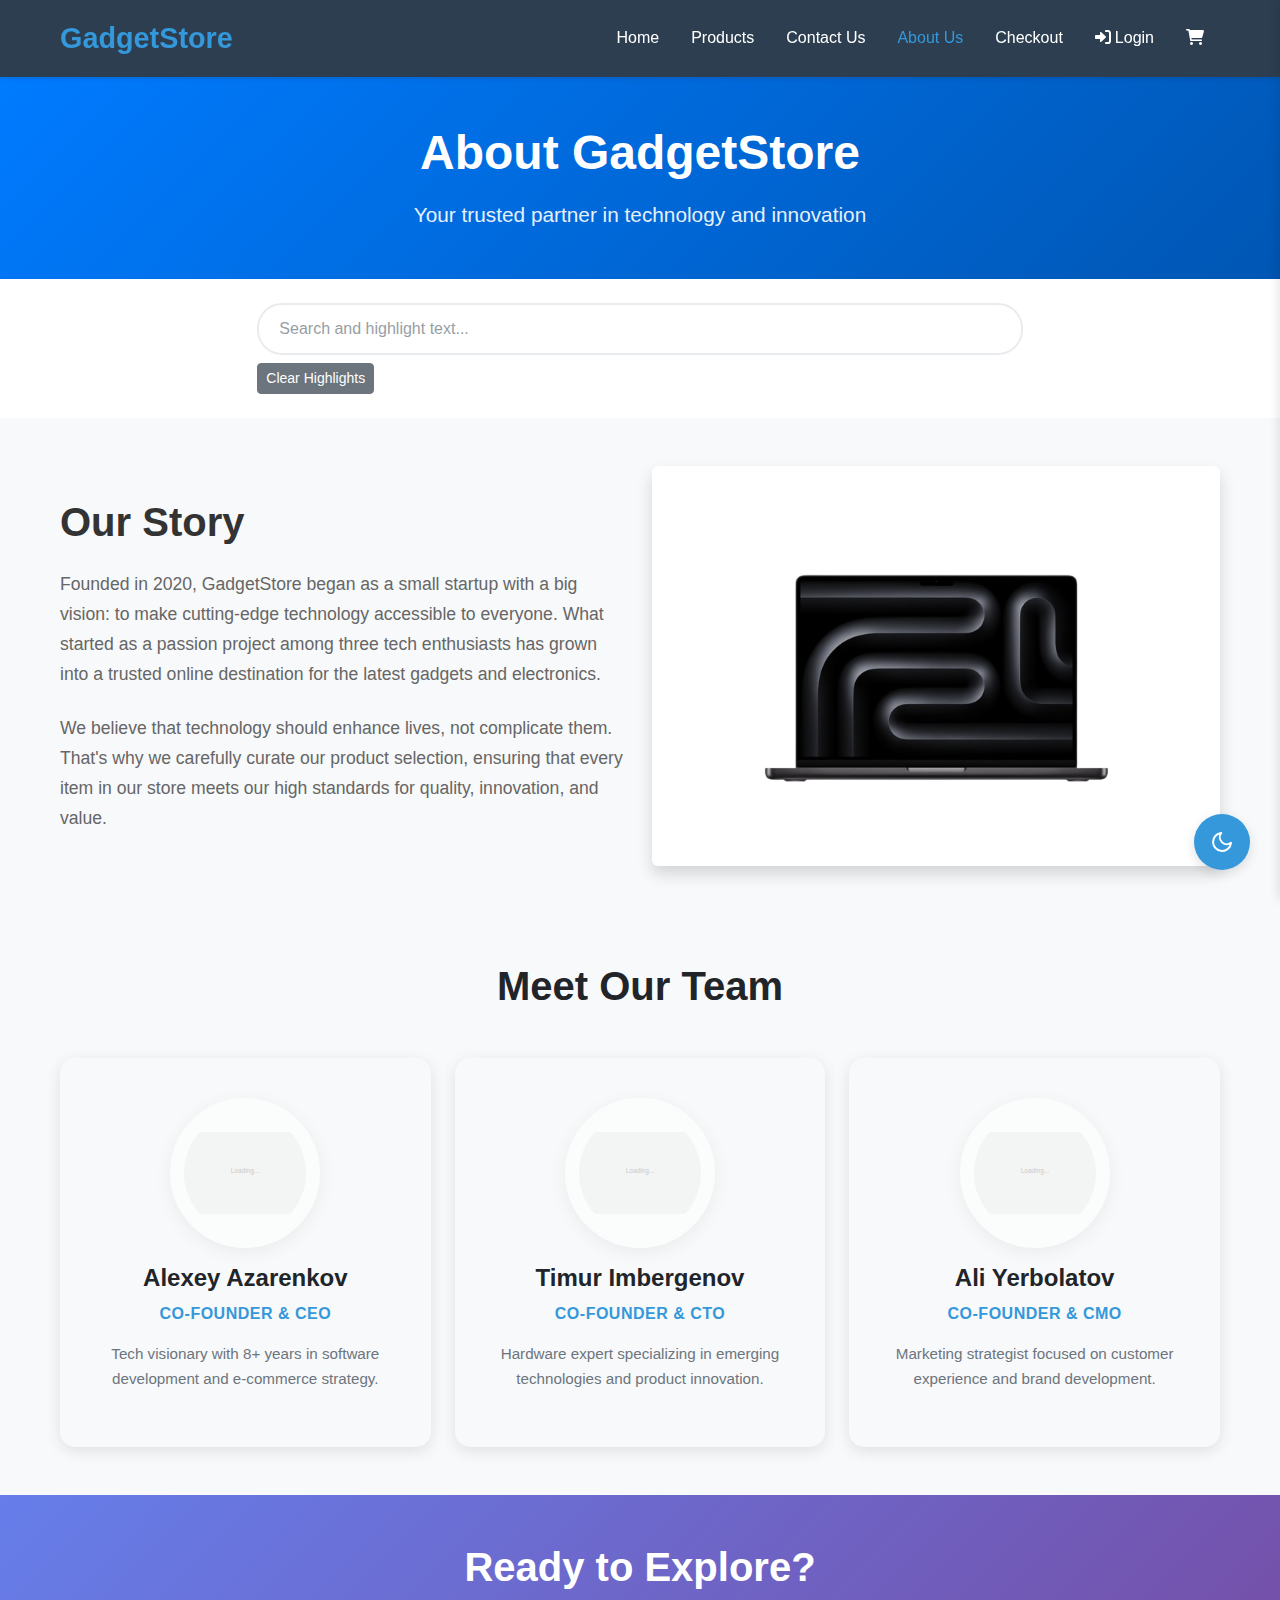
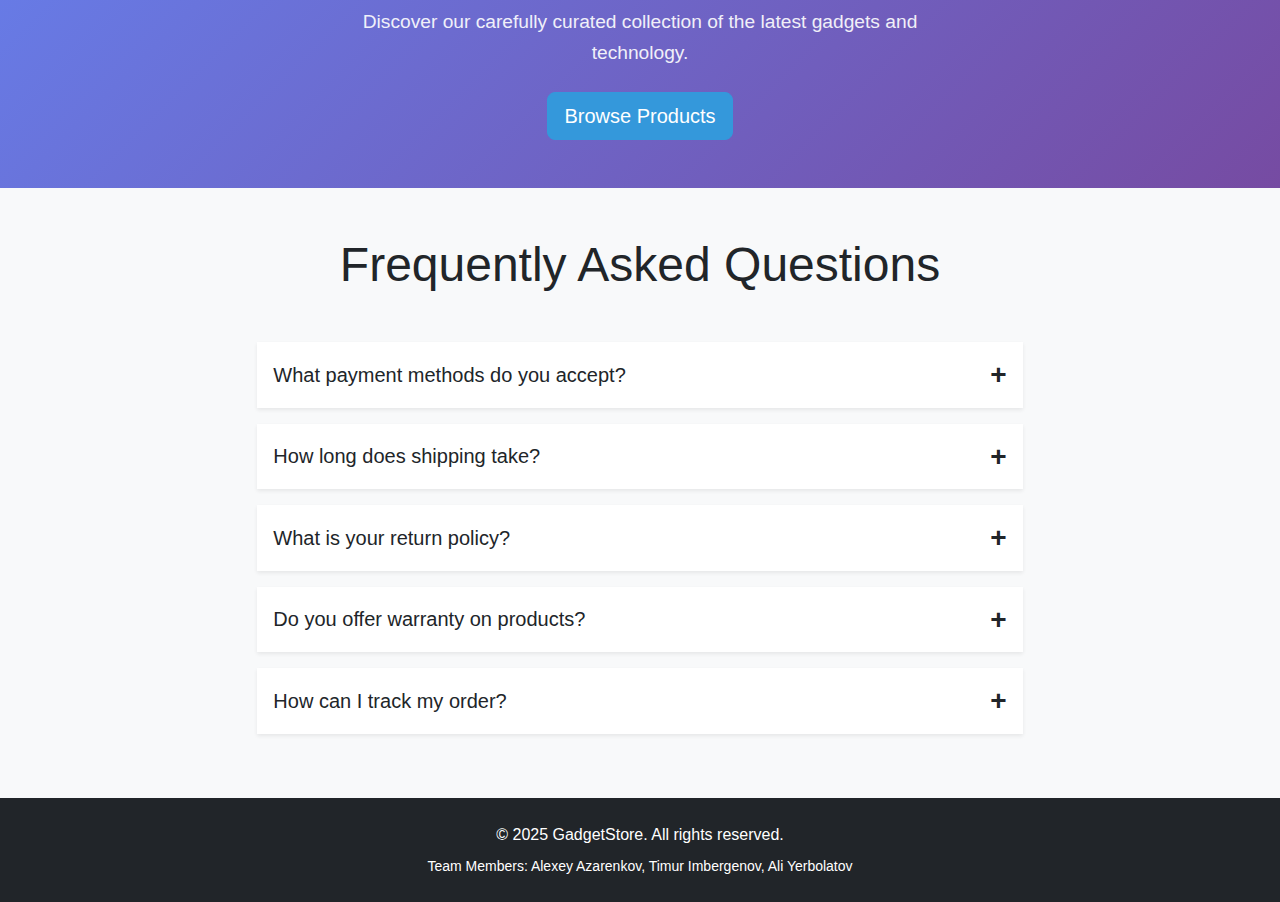
<file: pages/about.html>
<!doctype html>
<html lang="en">
    <head>
        <meta charset="UTF-8" />
        <meta name="viewport" content="width=device-width, initial-scale=1.0" />
        <title>About Us - GadgetStore</title>
        <link
            href="https://cdn.jsdelivr.net/npm/bootstrap@5.3.0/dist/css/bootstrap.min.css"
            rel="stylesheet"
        />
        <link rel="stylesheet" href="../css/styles.css" />
        <link rel="stylesheet" href="../css/dark-mode.css" />
        <link rel="stylesheet" href="../css/about.css" />
        <link rel="stylesheet" href="../css/jquery-features.css" />
        <link rel="stylesheet" href="../css/cart-sidebar.css" />
        <link
            rel="stylesheet"
            href="https://cdnjs.cloudflare.com/ajax/libs/font-awesome/6.0.0/css/all.min.css"
        />
        
        <!-- jQuery CDN -->
        <script src="https://ajax.googleapis.com/ajax/libs/jquery/3.7.1/jquery.min.js"></script>
    </head>
    <body>
        <header>
            <nav class="navbar navbar-expand-lg navbar-dark fixed-top">
                <div class="container">
                    <a class="navbar-brand" href="../index.html">
                        <h1 class="mb-0">GadgetStore</h1>
                    </a>
                    <button
                        class="navbar-toggler"
                        type="button"
                        data-bs-toggle="collapse"
                        data-bs-target="#navbarNav"
                        aria-controls="navbarNav"
                        aria-expanded="false"
                        aria-label="Toggle navigation"
                    >
                        <span class="navbar-toggler-icon"></span>
                    </button>
                    <div class="collapse navbar-collapse" id="navbarNav">
                        <ul class="navbar-nav ms-auto">
                            <li class="nav-item">
                                <a class="nav-link" href="../index.html"
                                    >Home</a
                                >
                            </li>
                            <li class="nav-item">
                                <a class="nav-link" href="products.html"
                                    >Products</a
                                >
                            </li>
                            <li class="nav-item">
                                <a class="nav-link" href="contact.html"
                                    >Contact Us</a
                                >
                            </li>
                            <li class="nav-item">
                                <a class="nav-link active" href="about.html"
                                    >About Us</a
                                >
                            </li>
                            <li class="nav-item">
                                <a class="nav-link" href="checkout.html"
                                    >Checkout</a
                                >
                            </li>
                            <li class="nav-item" id="auth-nav-item">
                                <a class="nav-link" href="login.html">
                                    <i class="fas fa-sign-in-alt me-1"></i>Login
                                </a>
                            </li>
                            <li class="nav-item cart-button" onclick="toggleCart()">
                                <a class="nav-link" style="cursor: pointer;">
                                    <i class="fas fa-shopping-cart"></i>
                                    <span id="cart-badge" class="cart-badge" style="display: none;">0</span>
                                </a>
                            </li>
                        </ul>
                    </div>
                </div>
            </nav>
        </header>

        <main>
            <section class="about-hero py-5">
                <div class="container">
                    <div class="row">
                        <div class="col-12 text-center">
                            <h1 class="display-4 mb-3">About GadgetStore</h1>
                            <p class="lead">
                                Your trusted partner in technology and
                                innovation
                            </p>
                        </div>
                    </div>
                </div>
            </section>

            <section class="our-story py-5">
                <div class="container">
                    <div class="row align-items-center g-5">
                        <div class="col-12 col-lg-6">
                            <div class="story-text">
                                <h2 class="mb-4">Our Story</h2>
                                <p class="mb-4">
                                    Founded in 2020, GadgetStore began as a
                                    small startup with a big vision: to make
                                    cutting-edge technology accessible to
                                    everyone. What started as a passion project
                                    among three tech enthusiasts has grown into
                                    a trusted online destination for the latest
                                    gadgets and electronics.
                                </p>
                                <p class="mb-0">
                                    We believe that technology should enhance
                                    lives, not complicate them. That's why we
                                    carefully curate our product selection,
                                    ensuring that every item in our store meets
                                    our high standards for quality, innovation,
                                    and value.
                                </p>
                            </div>
                        </div>
                        <div class="col-12 col-lg-6">
                            <div class="story-image">
                                <img
                                    src="../assets/images/laptop.png"
                                    alt="Our workspace"
                                    class="img-fluid rounded shadow"
                                />
                            </div>
                        </div>
                    </div>
                </div>
            </section>

            <section class="team-section py-5 bg-light">
                <div class="container">
                    <div class="row">
                        <div class="col-12">
                            <h2 class="text-center mb-5 display-5">
                                Meet Our Team
                            </h2>
                        </div>
                    </div>
                    <div class="row g-4">
                        <div class="col-12 col-md-6 col-lg-4">
                            <div class="team-member text-center h-100">
                                <div class="member-image mb-3">
                                    <img
                                        src="../assets/images/camera.png"
                                        alt="Alexey Azarenkov"
                                        class="img-fluid rounded-circle"
                                    />
                                </div>
                                <h3 class="h4 mb-2">Alexey Azarenkov</h3>
                                <p class="role text-primary fw-bold mb-3">
                                    Co-Founder & CEO
                                </p>
                                <p class="text-muted">
                                    Tech visionary with 8+ years in software
                                    development and e-commerce strategy.
                                </p>
                            </div>
                        </div>
                        <div class="col-12 col-md-6 col-lg-4">
                            <div class="team-member text-center h-100">
                                <div class="member-image mb-3">
                                    <img
                                        src="../assets/images/headphones.png"
                                        alt="Timur Imbergenov"
                                        class="img-fluid rounded-circle"
                                    />
                                </div>
                                <h3 class="h4 mb-2">Timur Imbergenov</h3>
                                <p class="role text-primary fw-bold mb-3">
                                    Co-Founder & CTO
                                </p>
                                <p class="text-muted">
                                    Hardware expert specializing in emerging
                                    technologies and product innovation.
                                </p>
                            </div>
                        </div>
                        <div class="col-12 col-md-6 col-lg-4">
                            <div class="team-member text-center h-100">
                                <div class="member-image mb-3">
                                    <img
                                        src="../assets/images/smartwatch.png"
                                        alt="Ali Yerbolatov"
                                        class="img-fluid rounded-circle"
                                    />
                                </div>
                                <h3 class="h4 mb-2">Ali Yerbolatov</h3>
                                <p class="role text-primary fw-bold mb-3">
                                    Co-Founder & CMO
                                </p>
                                <p class="text-muted">
                                    Marketing strategist focused on customer
                                    experience and brand development.
                                </p>
                            </div>
                        </div>
                    </div>
                </div>
            </section>

            <section class="cta-section py-5">
                <div class="container">
                    <div class="row">
                        <div class="col-12 text-center">
                            <h2 class="mb-3">Ready to Explore?</h2>
                            <p class="lead mb-4">
                                Discover our carefully curated collection of the
                                latest gadgets and technology.
                            </p>
                            <a
                                href="products.html"
                                class="btn btn-primary btn-lg"
                            >
                                Browse Products
                            </a>
                        </div>
                    </div>
                </div>
            </section>

            <section class="py-5 bg-light">
                <div class="container">
                    <h2 class="text-center mb-5 display-5">Frequently Asked Questions</h2>
                    <div class="row">
                        <div class="col-lg-8 mx-auto">
                            <div class="accordion-container">
                                <div class="accordion-item mb-3 shadow-sm">
                                    <div class="accordion-header bg-white p-3 rounded" style="cursor: pointer;">
                                        <h5 class="mb-0 d-flex justify-content-between align-items-center">
                                            <span>What payment methods do you accept?</span>
                                            <span class="accordion-icon fs-3 fw-bold">+</span>
                                        </h5>
                                    </div>
                                    <div class="accordion-content bg-white px-3 rounded-bottom">
                                        <p class="pt-3 pb-2 text-muted">
                                            We accept all major credit cards (Visa, MasterCard, American Express), PayPal, and bank transfers. All payments are processed securely through our encrypted payment gateway.
                                        </p>
                                    </div>
                                </div>

                                <div class="accordion-item mb-3 shadow-sm">
                                    <div class="accordion-header bg-white p-3 rounded" style="cursor: pointer;">
                                        <h5 class="mb-0 d-flex justify-content-between align-items-center">
                                            <span>How long does shipping take?</span>
                                            <span class="accordion-icon fs-3 fw-bold">+</span>
                                        </h5>
                                    </div>
                                    <div class="accordion-content bg-white px-3 rounded-bottom">
                                        <p class="pt-3 pb-2 text-muted">
                                            Standard shipping takes 3-5 business days. Express shipping is available and delivers within 1-2 business days. Free shipping is offered on orders over $100.
                                        </p>
                                    </div>
                                </div>

                                <div class="accordion-item mb-3 shadow-sm">
                                    <div class="accordion-header bg-white p-3 rounded" style="cursor: pointer;">
                                        <h5 class="mb-0 d-flex justify-content-between align-items-center">
                                            <span>What is your return policy?</span>
                                            <span class="accordion-icon fs-3 fw-bold">+</span>
                                        </h5>
                                    </div>
                                    <div class="accordion-content bg-white px-3 rounded-bottom">
                                        <p class="pt-3 pb-2 text-muted">
                                            We offer a 30-day money-back guarantee on all products. Items must be returned in original packaging with all accessories. Refunds are processed within 5-7 business days after we receive your return.
                                        </p>
                                    </div>
                                </div>

                                <div class="accordion-item mb-3 shadow-sm">
                                    <div class="accordion-header bg-white p-3 rounded" style="cursor: pointer;">
                                        <h5 class="mb-0 d-flex justify-content-between align-items-center">
                                            <span>Do you offer warranty on products?</span>
                                            <span class="accordion-icon fs-3 fw-bold">+</span>
                                        </h5>
                                    </div>
                                    <div class="accordion-content bg-white px-3 rounded-bottom">
                                        <p class="pt-3 pb-2 text-muted">
                                            Yes! All our products come with a manufacturer's warranty. Most items have a 1-year warranty, while premium products may include extended coverage. Check individual product pages for specific warranty details.
                                        </p>
                                    </div>
                                </div>

                                <div class="accordion-item mb-3 shadow-sm">
                                    <div class="accordion-header bg-white p-3 rounded" style="cursor: pointer;">
                                        <h5 class="mb-0 d-flex justify-content-between align-items-center">
                                            <span>How can I track my order?</span>
                                            <span class="accordion-icon fs-3 fw-bold">+</span>
                                        </h5>
                                    </div>
                                    <div class="accordion-content bg-white px-3 rounded-bottom">
                                        <p class="pt-3 pb-2 text-muted">
                                            Once your order ships, you'll receive a tracking number via email. You can use this number to track your package on our website or directly on the carrier's website. Real-time updates are available 24/7.
                                        </p>
                                    </div>
                                </div>
                            </div>
                        </div>
                    </div>
                </div>
            </section>
        </main>

        <footer class="bg-dark text-white py-4">
            <div class="container">
                <div class="row">
                    <div class="col-12 text-center">
                        <p class="mb-2">
                            &copy; 2025 GadgetStore. All rights reserved.
                        </p>
                        <p class="mb-0 small">
                            Team Members: Alexey Azarenkov, Timur Imbergenov,
                            Ali Yerbolatov
                        </p>
                    </div>
                </div>
            </div>
        </footer>

        <script src="https://cdn.jsdelivr.net/npm/bootstrap@5.3.0/dist/js/bootstrap.bundle.min.js"></script>
        <script src="../js/dark-mode.js"></script>
        <script src="../js/accordion.js"></script>
        
        <script src="../js/animations.js"></script>
        <script src="../js/keyboard-navigation.js"></script>
        
        <script src="../js/jquery-init.js"></script>
        <script src="../js/jquery-search.js"></script>
        <script src="../js/jquery-ux-elements.js"></script>
        <script src="../js/jquery-notifications.js"></script>
        <script src="../js/jquery-clipboard.js"></script>
        <script src="../js/jquery-lazy-loading.js"></script>
        <script src="../js/auth.js"></script>
        <script src="../js/cart-sidebar.js"></script>
    </body>
</html>
</file>
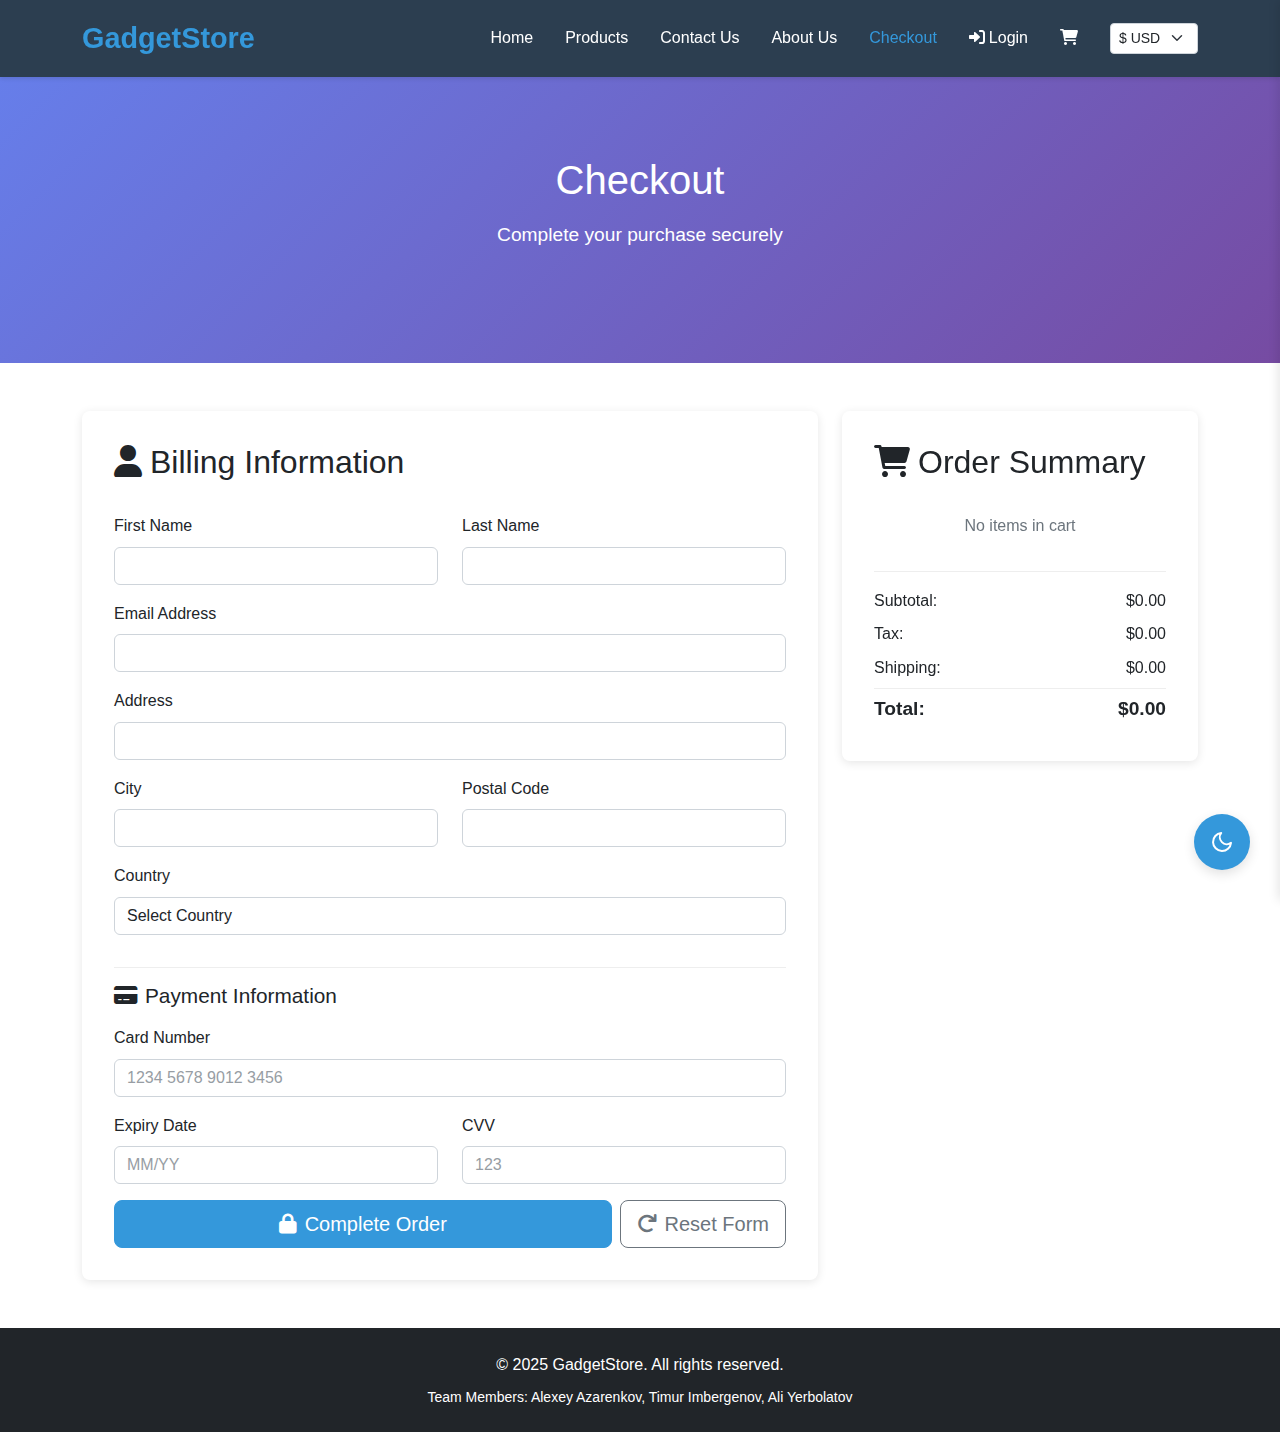
<file: pages/checkout.html>
<!doctype html>
<html lang="en">
    <head>
        <meta charset="UTF-8" />
        <meta name="viewport" content="width=device-width, initial-scale=1.0" />
        <title>Checkout - GadgetStore</title>
        <link
            href="https://cdn.jsdelivr.net/npm/bootstrap@5.3.0/dist/css/bootstrap.min.css"
            rel="stylesheet"
        />
        <link rel="stylesheet" href="../css/styles.css" />
        <link rel="stylesheet" href="../css/dark-mode.css" />
        <link rel="stylesheet" href="../css/checkout.css" />
        <link rel="stylesheet" href="../css/jquery-features.css" />
        <link rel="stylesheet" href="../css/cart-sidebar.css" />
        <link
            rel="stylesheet"
            href="https://cdnjs.cloudflare.com/ajax/libs/font-awesome/6.0.0/css/all.min.css"
        />
        
        <!-- jQuery CDN -->
        <script src="https://ajax.googleapis.com/ajax/libs/jquery/3.7.1/jquery.min.js"></script>
    </head>
    <body>
        <header>
            <nav class="navbar navbar-expand-lg navbar-dark fixed-top">
                <div class="container">
                    <a class="navbar-brand" href="../index.html">
                        <h1 class="mb-0">GadgetStore</h1>
                    </a>
                    <button
                        class="navbar-toggler"
                        type="button"
                        data-bs-toggle="collapse"
                        data-bs-target="#navbarNav"
                        aria-controls="navbarNav"
                        aria-expanded="false"
                        aria-label="Toggle navigation"
                    >
                        <span class="navbar-toggler-icon"></span>
                    </button>
                    <div class="collapse navbar-collapse" id="navbarNav">
                        <ul class="navbar-nav ms-auto">
                            <li class="nav-item">
                                <a class="nav-link" href="../index.html"
                                    >Home</a
                                >
                            </li>
                            <li class="nav-item">
                                <a class="nav-link" href="products.html"
                                    >Products</a
                                >
                            </li>
                            <li class="nav-item">
                                <a class="nav-link" href="contact.html"
                                    >Contact Us</a
                                >
                            </li>
                            <li class="nav-item">
                                <a class="nav-link" href="about.html"
                                    >About Us</a
                                >
                            </li>
                            <li class="nav-item">
                                <a class="nav-link active" href="checkout.html"
                                    >Checkout</a
                                >
                            </li>
                            <li class="nav-item" id="auth-nav-item">
                                <a class="nav-link" href="login.html">
                                    <i class="fas fa-sign-in-alt me-1"></i>Login
                                </a>
                            </li>
                            <li class="nav-item cart-button" onclick="toggleCart()">
                                <a class="nav-link" style="cursor: pointer;">
                                    <i class="fas fa-shopping-cart"></i>
                                    <span id="cart-badge" class="cart-badge" style="display: none;">0</span>
                                </a>
                            </li>
                        </ul>
                    </div>
                </div>
            </nav>
        </header>

        <main>
            <!-- Checkout Hero Section -->
            <section class="checkout-hero">
                <div class="container">
                    <div class="row">
                        <div class="col-12 text-center">
                            <h1 class="display-4 mb-3">Checkout</h1>
                            <p class="lead">Complete your purchase securely</p>
                        </div>
                    </div>
                </div>
            </section>

            <!-- Checkout Content -->
            <section class="checkout-content py-5">
                <div class="container">
                    <div class="row g-4">
                        <!-- Checkout Form -->
                        <div class="col-lg-8">
                            <div class="checkout-form-section">
                                <h2>
                                    <i class="fas fa-user me-2"></i>Billing
                                    Information
                                </h2>
                                <form id="checkout-form">
                                    <div class="row g-3">
                                        <div class="col-md-6">
                                            <label
                                                for="firstName"
                                                class="form-label"
                                                >First Name</label
                                            >
                                            <input
                                                type="text"
                                                class="form-control"
                                                id="firstName"
                                                required
                                            />
                                        </div>
                                        <div class="col-md-6">
                                            <label
                                                for="lastName"
                                                class="form-label"
                                                >Last Name</label
                                            >
                                            <input
                                                type="text"
                                                class="form-control"
                                                id="lastName"
                                                required
                                            />
                                        </div>
                                        <div class="col-12">
                                            <label
                                                for="email"
                                                class="form-label"
                                                >Email Address</label
                                            >
                                            <input
                                                type="email"
                                                class="form-control"
                                                id="email"
                                                required
                                            />
                                        </div>
                                        <div class="col-12">
                                            <label
                                                for="address"
                                                class="form-label"
                                                >Address</label
                                            >
                                            <input
                                                type="text"
                                                class="form-control"
                                                id="address"
                                                required
                                            />
                                        </div>
                                        <div class="col-md-6">
                                            <label for="city" class="form-label"
                                                >City</label
                                            >
                                            <input
                                                type="text"
                                                class="form-control"
                                                id="city"
                                                required
                                            />
                                        </div>
                                        <div class="col-md-6">
                                            <label
                                                for="postalCode"
                                                class="form-label"
                                                >Postal Code</label
                                            >
                                            <input
                                                type="text"
                                                class="form-control"
                                                id="postalCode"
                                                required
                                            />
                                        </div>
                                        <div class="col-12">
                                            <label
                                                for="country"
                                                class="form-label"
                                                >Country</label
                                            >
                                            <select
                                                class="form-control"
                                                id="country"
                                                required
                                            >
                                                <option value="">
                                                    Select Country
                                                </option>
                                                <option value="KZ">
                                                    Kazakhstan
                                                </option>
                                                <option value="US">
                                                    United States
                                                </option>
                                                <option value="CA">
                                                    Canada
                                                </option>
                                                <option value="GB">
                                                    United Kingdom
                                                </option>
                                                <option value="DE">
                                                    Germany
                                                </option>
                                            </select>
                                        </div>
                                    </div>

                                    <h3>
                                        <i class="fas fa-credit-card me-2"></i
                                        >Payment Information
                                    </h3>
                                    <div class="row g-3">
                                        <div class="col-12">
                                            <label
                                                for="cardNumber"
                                                class="form-label"
                                                >Card Number</label
                                            >
                                            <input
                                                type="text"
                                                class="form-control"
                                                id="cardNumber"
                                                placeholder="1234 5678 9012 3456"
                                                required
                                            />
                                        </div>
                                        <div class="col-md-6">
                                            <label
                                                for="expiryDate"
                                                class="form-label"
                                                >Expiry Date</label
                                            >
                                            <input
                                                type="text"
                                                class="form-control"
                                                id="expiryDate"
                                                placeholder="MM/YY"
                                                required
                                            />
                                        </div>
                                        <div class="col-md-6">
                                            <label for="cvv" class="form-label"
                                                >CVV</label
                                            >
                                            <input
                                                type="text"
                                                class="form-control"
                                                id="cvv"
                                                placeholder="123"
                                                required
                                            />
                                        </div>
                                        <div class="col-12">
                                            <div class="d-flex gap-2">
                                                <button
                                                    type="submit"
                                                    class="btn btn-primary btn-lg flex-grow-1"
                                                >
                                                    <i class="fas fa-lock me-2"></i
                                                    >Complete Order
                                                </button>
                                                <button
                                                    type="button"
                                                    class="btn btn-outline-secondary btn-lg reset-form-btn"
                                                >
                                                    <i class="fas fa-redo me-2"></i>Reset Form
                                                </button>
                                            </div>
                                        </div>
                                    </div>
                                </form>
                            </div>
                        </div>

                        <!-- Order Summary -->
                        <div class="col-lg-4">
                            <div class="order-summary">
                                <h2>
                                    <i class="fas fa-shopping-cart me-2"></i
                                    >Order Summary
                                </h2>
                                <div class="cart-items" id="cart-items">
                                    <!-- Cart items will be populated by JavaScript -->
                                </div>
                                <div class="price-breakdown">
                                    <div
                                        class="price-row d-flex justify-content-between"
                                    >
                                        <span>Subtotal:</span>
                                        <span id="subtotal">$0.00</span>
                                    </div>
                                    <div
                                        class="price-row d-flex justify-content-between"
                                    >
                                        <span>Tax:</span>
                                        <span id="tax">$0.00</span>
                                    </div>
                                    <div
                                        class="price-row d-flex justify-content-between"
                                    >
                                        <span>Shipping:</span>
                                        <span id="shipping">$0.00</span>
                                    </div>
                                    <div
                                        class="price-row total-row d-flex justify-content-between h5"
                                    >
                                        <strong>Total:</strong>
                                        <strong id="total">$0.00</strong>
                                    </div>
                                </div>
                            </div>
                        </div>
                    </div>
                </div>
            </section>
        </main>

        <footer class="bg-dark text-white py-4">
            <div class="container">
                <div class="row">
                    <div class="col-12 text-center">
                        <p class="mb-2">
                            &copy; 2025 GadgetStore. All rights reserved.
                        </p>
                        <p class="mb-0 small">
                            Team Members: Alexey Azarenkov, Timur Imbergenov,
                            Ali Yerbolatov
                        </p>
                    </div>
                </div>
            </div>
        </footer>

        <script src="https://cdn.jsdelivr.net/npm/bootstrap@5.3.0/dist/js/bootstrap.bundle.min.js"></script>
        <script src="../js/form-validation.js"></script>
        <script>
            function loadCheckoutData() {
                const checkoutData = JSON.parse(
                    sessionStorage.getItem("checkoutData"),
                );
                const cart = JSON.parse(localStorage.getItem("cart")) || [];

                let items = [];
                if (checkoutData && checkoutData.items) {
                    items = checkoutData.items;
                } else if (cart.length > 0) {
                    items = cart;
                }

                // Fix image extensions - convert .jpg and .jpeg to .png
                items = items.map(item => {
                    if (item.image) {
                        item.image = item.image.replace(/\.(jpg|jpeg)$/i, '.png');
                    }
                    return item;
                });

                if (items.length === 0) {
                    document.getElementById("cart-items").innerHTML =
                        '<p class="text-center text-muted">No items in cart</p>';
                    return;
                }

                const cartItemsContainer =
                    document.getElementById("cart-items");
                cartItemsContainer.innerHTML = "";

                let subtotal = 0;
                items.forEach((item) => {
                    const itemTotal = item.price * item.quantity;
                    subtotal += itemTotal;

                    const itemElement = document.createElement("div");
                    itemElement.className =
                        "cart-item d-flex align-items-center";
                    
                    // Use currency formatter if available
                    const formatter = window.formatPrice || ((price) => `$${price.toFixed(2)}`);
                    
                    itemElement.innerHTML = `
                        <img src="${item.image}" alt="${item.name}" class="item-image me-3">
                        <div class="item-details flex-grow-1">
                            <h4 class="mb-1">${item.name}</h4>
                            <p class="mb-0">Quantity: ${item.quantity}</p>
                        </div>
                        <div class="item-price" data-original-price="${itemTotal}">${formatter(itemTotal)}</div>
                    `;
                    cartItemsContainer.appendChild(itemElement);
                });

                const tax = subtotal * 0.1;
                const shipping = subtotal > 0 ? 10 : 0;
                const total = subtotal + tax + shipping;

                // Use currency formatter if available
                const formatter = window.formatPrice || ((price) => `$${price.toFixed(2)}`);
                
                // Store original USD prices and display converted prices
                const subtotalEl = document.getElementById("subtotal");
                const taxEl = document.getElementById("tax");
                const shippingEl = document.getElementById("shipping");
                const totalEl = document.getElementById("total");
                
                subtotalEl.setAttribute('data-original-price', subtotal);
                taxEl.setAttribute('data-original-price', tax);
                shippingEl.setAttribute('data-original-price', shipping);
                totalEl.setAttribute('data-original-price', total);
                
                subtotalEl.textContent = formatter(subtotal);
                taxEl.textContent = formatter(tax);
                shippingEl.textContent = formatter(shipping);
                totalEl.textContent = formatter(total);
            }

            document
                .getElementById("checkout-form")
                .addEventListener("submit", function (e) {
                    e.preventDefault();

                    const requiredFields = this.querySelectorAll("[required]");
                    let isValid = true;

                    requiredFields.forEach((field) => {
                        if (!field.value.trim()) {
                            field.classList.add("is-invalid");
                            isValid = false;
                        } else {
                            field.classList.remove("is-invalid");
                            field.classList.add("is-valid");
                        }
                    });

                    if (isValid) {
                        const button = this.querySelector(
                            'button[type="submit"]',
                        );
                        const originalText = button.innerHTML;
                        button.innerHTML =
                            '<i class="fas fa-spinner fa-spin me-2"></i>Processing...';
                        button.disabled = true;

                        setTimeout(() => {
                            alert(
                                "Order placed successfully! Thank you for your purchase.",
                            );
                            localStorage.removeItem("cart");
                            sessionStorage.removeItem("checkoutData");
                            window.location.href = "../index.html";
                        }, 2000);
                    }
                });

            document
                .getElementById("cardNumber")
                .addEventListener("input", function (e) {
                    let value = e.target.value
                        .replace(/\s/g, "")
                        .replace(/[^0-9]/gi, "");
                    let formattedValue =
                        value.match(/.{1,4}/g)?.join(" ") || value;
                    if (formattedValue !== e.target.value) {
                        e.target.value = formattedValue;
                    }
                });

            document
                .getElementById("expiryDate")
                .addEventListener("input", function (e) {
                    let value = e.target.value.replace(/\D/g, "");
                    if (value.length >= 2) {
                        value =
                            value.substring(0, 2) + "/" + value.substring(2, 4);
                    }
                    e.target.value = value;
                });

            window.addEventListener("load", loadCheckoutData);
        </script>
        
        <script src="../js/dark-mode.js"></script>
        <script src="../js/animations.js"></script>
        <script src="../js/keyboard-navigation.js"></script>
        <script src="../js/form-reset.js"></script>
        
        <script src="../js/jquery-init.js"></script>
        <script src="../js/jquery-ux-elements.js"></script>
        <script src="../js/jquery-notifications.js"></script>
        <script src="../js/jquery-clipboard.js"></script>
        <script src="../js/jquery-lazy-loading.js"></script>
        <script src="../js/currency-converter.js"></script>
        <script src="../js/auth.js"></script>
        <script src="../js/cart-sidebar.js"></script>
    </body>
</html>
</file>
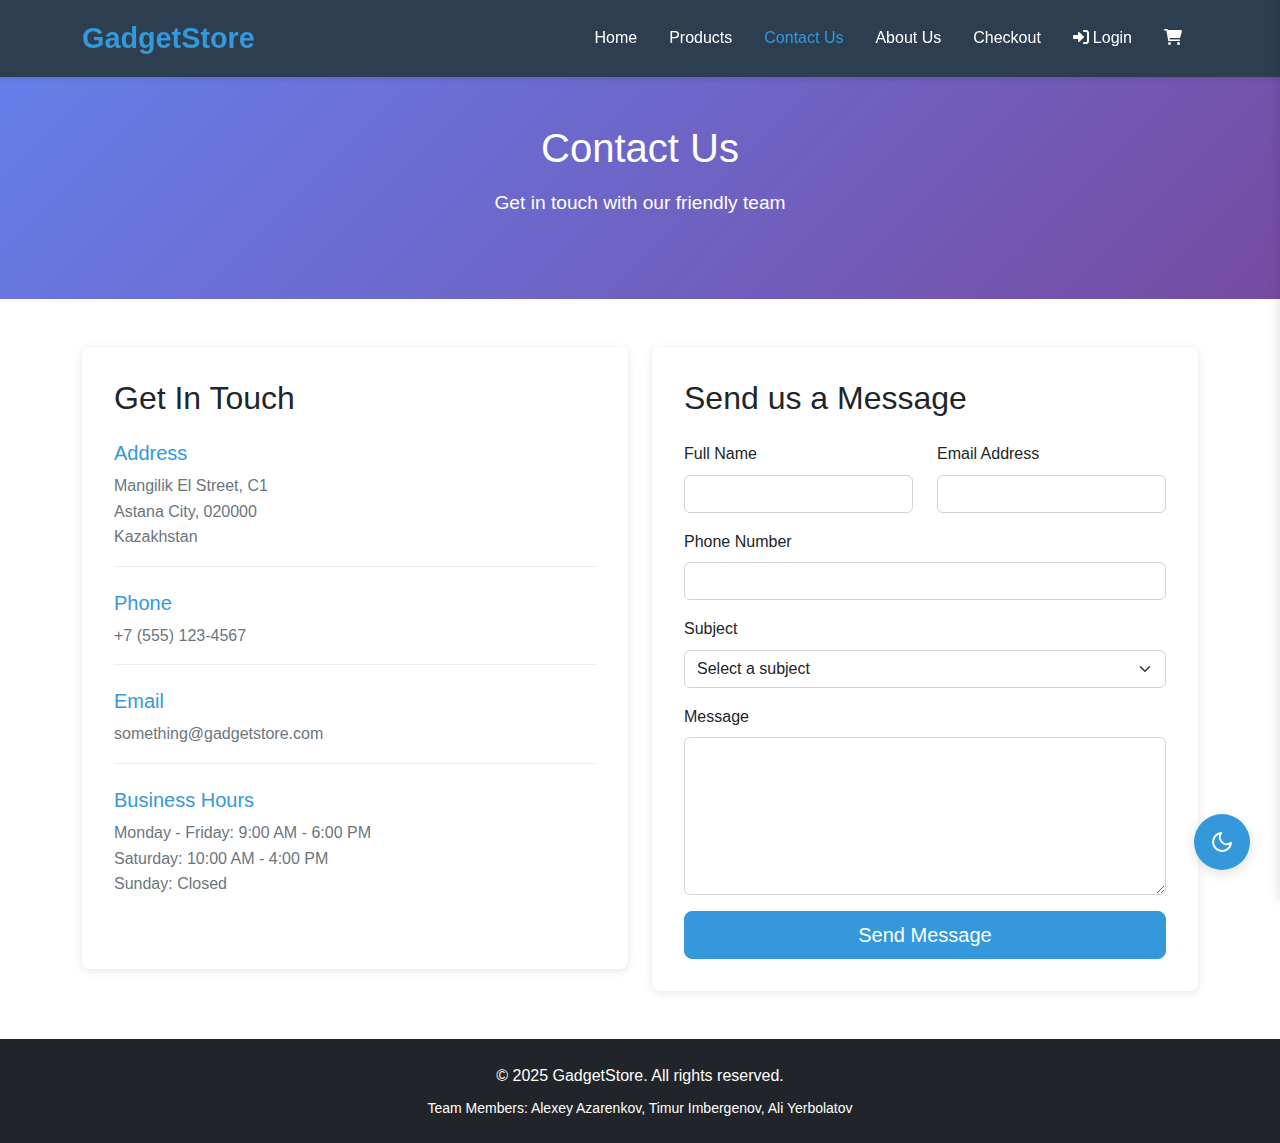
<file: pages/contact.html>
<!doctype html>
<html lang="en">
    <head>
        <meta charset="UTF-8" />
        <meta name="viewport" content="width=device-width, initial-scale=1.0" />
        <title>Contact Us - GadgetStore</title>
        <link
            href="https://cdn.jsdelivr.net/npm/bootstrap@5.3.0/dist/css/bootstrap.min.css"
            rel="stylesheet"
        />
        <link rel="stylesheet" href="../css/styles.css" />
        <link rel="stylesheet" href="../css/dark-mode.css" />
        <link rel="stylesheet" href="../css/contact.css" />
        <link rel="stylesheet" href="../css/jquery-features.css" />
        <link rel="stylesheet" href="../css/cart-sidebar.css" />
        <link
            rel="stylesheet"
            href="https://cdnjs.cloudflare.com/ajax/libs/font-awesome/6.0.0/css/all.min.css"
        />
        
        <!-- jQuery CDN -->
        <script src="https://ajax.googleapis.com/ajax/libs/jquery/3.7.1/jquery.min.js"></script>
    </head>
    <body>
        <header>
            <nav class="navbar navbar-expand-lg navbar-dark fixed-top">
                <div class="container">
                    <a class="navbar-brand" href="../index.html">
                        <h1 class="mb-0">GadgetStore</h1>
                    </a>
                    <button
                        class="navbar-toggler"
                        type="button"
                        data-bs-toggle="collapse"
                        data-bs-target="#navbarNav"
                        aria-controls="navbarNav"
                        aria-expanded="false"
                        aria-label="Toggle navigation"
                    >
                        <span class="navbar-toggler-icon"></span>
                    </button>
                    <div class="collapse navbar-collapse" id="navbarNav">
                        <ul class="navbar-nav ms-auto">
                            <li class="nav-item">
                                <a class="nav-link" href="../index.html"
                                    >Home</a
                                >
                            </li>
                            <li class="nav-item">
                                <a class="nav-link" href="products.html"
                                    >Products</a
                                >
                            </li>
                            <li class="nav-item">
                                <a class="nav-link active" href="contact.html"
                                    >Contact Us</a
                                >
                            </li>
                            <li class="nav-item">
                                <a class="nav-link" href="about.html"
                                    >About Us</a
                                >
                            </li>
                            <li class="nav-item">
                                <a class="nav-link" href="checkout.html"
                                    >Checkout</a
                                >
                            </li>
                            <li class="nav-item" id="auth-nav-item">
                                <a class="nav-link" href="login.html">
                                    <i class="fas fa-sign-in-alt me-1"></i>Login
                                </a>
                            </li>
                            <li class="nav-item cart-button" onclick="toggleCart()">
                                <a class="nav-link" style="cursor: pointer;">
                                    <i class="fas fa-shopping-cart"></i>
                                    <span id="cart-badge" class="cart-badge" style="display: none;">0</span>
                                </a>
                            </li>
                        </ul>
                    </div>
                </div>
            </nav>
        </header>

        <main>
            <section class="contact-hero py-5">
                <div class="container">
                    <div class="row">
                        <div class="col-12 text-center">
                            <h1 class="display-4 mb-3">Contact Us</h1>
                            <p class="lead">
                                Get in touch with our friendly team
                            </p>
                        </div>
                    </div>
                </div>
            </section>

            <section class="contact-content py-5">
                <div class="container">
                    <div class="row g-5">
                        <div class="col-12 col-lg-6">
                            <div class="contact-info">
                                <h2 class="mb-4">Get In Touch</h2>
                                <div class="contact-details">
                                    <div class="contact-item mb-4">
                                        <h3 class="h5 text-primary">Address</h3>
                                        <p class="mb-0">
                                            Mangilik El Street, C1<br />
                                            Astana City, 020000<br />
                                            Kazakhstan
                                        </p>
                                    </div>
                                    <div class="contact-item mb-4">
                                        <h3 class="h5 text-primary">Phone</h3>
                                        <p class="mb-0">+7 (555) 123-4567</p>
                                    </div>
                                    <div class="contact-item mb-4">
                                        <h3 class="h5 text-primary">Email</h3>
                                        <p class="mb-0">
                                            something@gadgetstore.com
                                        </p>
                                    </div>
                                    <div class="contact-item mb-4">
                                        <h3 class="h5 text-primary">
                                            Business Hours
                                        </h3>
                                        <p class="mb-0">
                                            Monday - Friday: 9:00 AM - 6:00
                                            PM<br />
                                            Saturday: 10:00 AM - 4:00 PM<br />
                                            Sunday: Closed
                                        </p>
                                    </div>
                                </div>
                            </div>
                        </div>

                        <div class="col-12 col-lg-6">
                            <div class="contact-form-section">
                                <h2 class="mb-4">Send us a Message</h2>
                                <form class="contact-form">
                                    <div class="row g-3">
                                        <div class="col-12 col-md-6">
                                            <label
                                                for="fullName"
                                                class="form-label"
                                                >Full Name</label
                                            >
                                            <input
                                                type="text"
                                                class="form-control"
                                                id="fullName"
                                                name="fullName"
                                                required
                                            />
                                        </div>
                                        <div class="col-12 col-md-6">
                                            <label
                                                for="email"
                                                class="form-label"
                                                >Email Address</label
                                            >
                                            <input
                                                type="email"
                                                class="form-control"
                                                id="email"
                                                name="email"
                                                required
                                            />
                                        </div>
                                        <div class="col-12">
                                            <label
                                                for="phone"
                                                class="form-label"
                                                >Phone Number</label
                                            >
                                            <input
                                                type="tel"
                                                class="form-control"
                                                id="phone"
                                                name="phone"
                                            />
                                        </div>
                                        <div class="col-12">
                                            <label
                                                for="subject"
                                                class="form-label"
                                                >Subject</label
                                            >
                                            <select
                                                class="form-select"
                                                id="subject"
                                                name="subject"
                                                required
                                            >
                                                <option value="">
                                                    Select a subject
                                                </option>
                                                <option value="general">
                                                    General
                                                </option>
                                                <option value="support">
                                                    Technical Support
                                                </option>
                                                <option value="orders">
                                                    Order Issues
                                                </option>
                                                <option value="returns">
                                                    Returns & Refunds
                                                </option>
                                            </select>
                                        </div>
                                        <div class="col-12">
                                            <label
                                                for="message"
                                                class="form-label"
                                                >Message</label
                                            >
                                            <textarea
                                                class="form-control"
                                                id="message"
                                                name="message"
                                                rows="6"
                                                required
                                            ></textarea>
                                        </div>
                                        <div class="col-12">
                                            <button
                                                type="submit"
                                                class="btn btn-primary btn-lg w-100"
                                            >
                                                Send Message
                                            </button>
                                        </div>
                                    </div>
                                </form>
                            </div>
                        </div>
                    </div>
                </div>
            </section>
        </main>

        <footer class="bg-dark text-white py-4">
            <div class="container">
                <div class="row">
                    <div class="col-12 text-center">
                        <p class="mb-2">
                            &copy; 2025 GadgetStore. All rights reserved.
                        </p>
                        <p class="mb-0 small">
                            Team Members: Alexey Azarenkov, Timur Imbergenov,
                            Ali Yerbolatov
                        </p>
                    </div>
                </div>
            </div>
        </footer>

        <script src="https://cdn.jsdelivr.net/npm/bootstrap@5.3.0/dist/js/bootstrap.bundle.min.js"></script>
        
        <script src="../js/dark-mode.js"></script>
        <script src="../js/form-validation.js"></script>
        
        <script src="../js/animations.js"></script>
        <script src="../js/keyboard-navigation.js"></script>
        
        <script src="../js/jquery-init.js"></script>
        <script src="../js/jquery-ux-elements.js"></script>
        <script src="../js/jquery-notifications.js"></script>
        <script src="../js/jquery-clipboard.js"></script>
        <script src="../js/jquery-lazy-loading.js"></script>
        <script src="../js/auth.js"></script>
        <script src="../js/cart-sidebar.js"></script>
    </body>
</html>
</file>
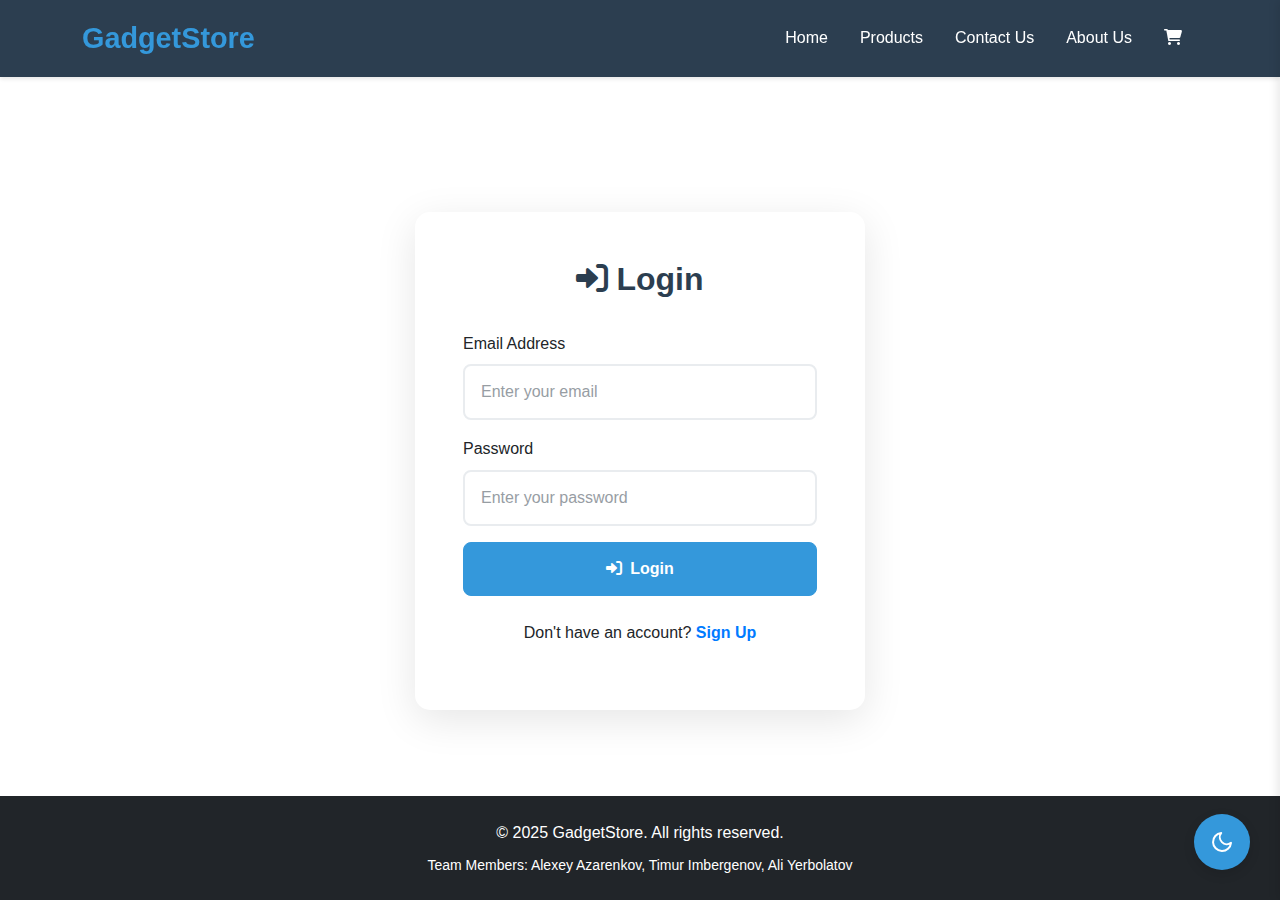
<file: pages/login.html>
<!doctype html>
<html lang="en">
    <head>
        <meta charset="UTF-8" />
        <meta name="viewport" content="width=device-width, initial-scale=1.0" />
        <title>Login - GadgetStore</title>
        <link
            href="https://cdn.jsdelivr.net/npm/bootstrap@5.3.0/dist/css/bootstrap.min.css"
            rel="stylesheet"
        />
        <link rel="stylesheet" href="../css/styles.css" />
        <link rel="stylesheet" href="../css/dark-mode.css" />
        <link rel="stylesheet" href="../css/cart-sidebar.css" />
        <link
            rel="stylesheet"
            href="https://cdnjs.cloudflare.com/ajax/libs/font-awesome/6.0.0/css/all.min.css"
        />
        <script src="../js/dark-mode.js"></script>
        <style>
            body {
                display: flex;
                flex-direction: column;
                min-height: 100vh;
            }
            main {
                flex: 1;
                display: flex;
                align-items: center;
                justify-content: center;
            }
            .auth-container {
                width: 100%;
                padding: 100px 15px 50px;
            }
            .auth-card {
                background: white;
                border-radius: 15px;
                padding: 3rem;
                box-shadow: 0 10px 40px rgba(0, 0, 0, 0.1);
                max-width: 450px;
                width: 100%;
                margin: 0 auto;
            }
            .auth-card h2 {
                color: #2c3e50;
                font-weight: 700;
                margin-bottom: 2rem;
                text-align: center;
            }
            .form-control {
                padding: 0.875rem 1rem;
                border-radius: 8px;
                border: 2px solid #e9ecef;
            }
            .form-control:focus {
                border-color: #007bff;
                box-shadow: 0 0 0 0.2rem rgba(0, 123, 255, 0.1);
            }
            .btn-primary {
                padding: 0.875rem;
                font-weight: 600;
                border-radius: 8px;
            }
            .auth-switch {
                text-align: center;
                margin-top: 1.5rem;
            }
            .auth-switch a {
                color: #007bff;
                text-decoration: none;
                font-weight: 600;
            }
            .auth-switch a:hover {
                text-decoration: underline;
            }
            
            /* Dark mode styles */
            [data-theme="dark"] .auth-card {
                background: #2d2d2d;
            }
            [data-theme="dark"] .auth-card h2 {
                color: #e0e0e0;
            }
            [data-theme="dark"] .form-control {
                background: #3d3d3d;
                border-color: #4d4d4d;
                color: #e0e0e0;
            }
            [data-theme="dark"] .form-control:focus {
                background: #3d3d3d;
                border-color: #007bff;
                color: #e0e0e0;
            }
            [data-theme="dark"] .form-label {
                color: #b0b0b0;
            }
        </style>
    </head>
    <body>
        <header>
            <nav class="navbar navbar-expand-lg navbar-dark fixed-top">
                <div class="container">
                    <a class="navbar-brand" href="../index.html">
                        <h1 class="mb-0">GadgetStore</h1>
                    </a>
                    <button
                        class="navbar-toggler"
                        type="button"
                        data-bs-toggle="collapse"
                        data-bs-target="#navbarNav"
                    >
                        <span class="navbar-toggler-icon"></span>
                    </button>
                    <div class="collapse navbar-collapse" id="navbarNav">
                        <ul class="navbar-nav ms-auto">
                            <li class="nav-item">
                                <a class="nav-link" href="../index.html">Home</a>
                            </li>
                            <li class="nav-item">
                                <a class="nav-link" href="products.html">Products</a>
                            </li>
                            <li class="nav-item">
                                <a class="nav-link" href="contact.html">Contact Us</a>
                            </li>
                            <li class="nav-item">
                                <a class="nav-link" href="about.html">About Us</a>
                            </li>
                            <li class="nav-item cart-button" onclick="toggleCart()">
                                <a class="nav-link" style="cursor: pointer;">
                                    <i class="fas fa-shopping-cart"></i>
                                    <span id="cart-badge" class="cart-badge" style="display: none;">0</span>
                                </a>
                            </li>
                        </ul>
                    </div>
                </div>
            </nav>
        </header>

        <main>
            <div class="auth-container">
                <div class="container">
                    <div class="row justify-content-center">
                        <div class="col-md-6">
                            <div class="auth-card">
                                <h2><i class="fas fa-sign-in-alt me-2"></i>Login</h2>
                                <form id="login-form">
                                    <div class="mb-3">
                                        <label for="email" class="form-label">Email Address</label>
                                        <input
                                            type="email"
                                            class="form-control"
                                            id="email"
                                            placeholder="Enter your email"
                                            required
                                        />
                                    </div>
                                    <div class="mb-3">
                                        <label for="password" class="form-label">Password</label>
                                        <input
                                            type="password"
                                            class="form-control"
                                            id="password"
                                            placeholder="Enter your password"
                                            required
                                        />
                                    </div>
                                    <div class="mb-3">
                                        <div id="error-message" class="alert alert-danger d-none"></div>
                                    </div>
                                    <button type="submit" class="btn btn-primary w-100">
                                        <i class="fas fa-sign-in-alt me-2"></i>Login
                                    </button>
                                    <div class="auth-switch">
                                        <p>Don't have an account? <a href="signup.html">Sign Up</a></p>
                                    </div>
                                </form>
                            </div>
                        </div>
                    </div>
                </div>
            </div>
        </main>

        <footer class="bg-dark text-white py-4">
            <div class="container">
                <div class="row">
                    <div class="col-12 text-center">
                        <p class="mb-2">&copy; 2025 GadgetStore. All rights reserved.</p>
                        <p class="mb-0 small">
                            Team Members: Alexey Azarenkov, Timur Imbergenov, Ali Yerbolatov
                        </p>
                    </div>
                </div>
            </div>
        </footer>

        <script src="https://cdn.jsdelivr.net/npm/bootstrap@5.3.0/dist/js/bootstrap.bundle.min.js"></script>
        <script src="../js/auth.js"></script>
        <script src="../js/cart-sidebar.js"></script>
    </body>
</html>
</file>
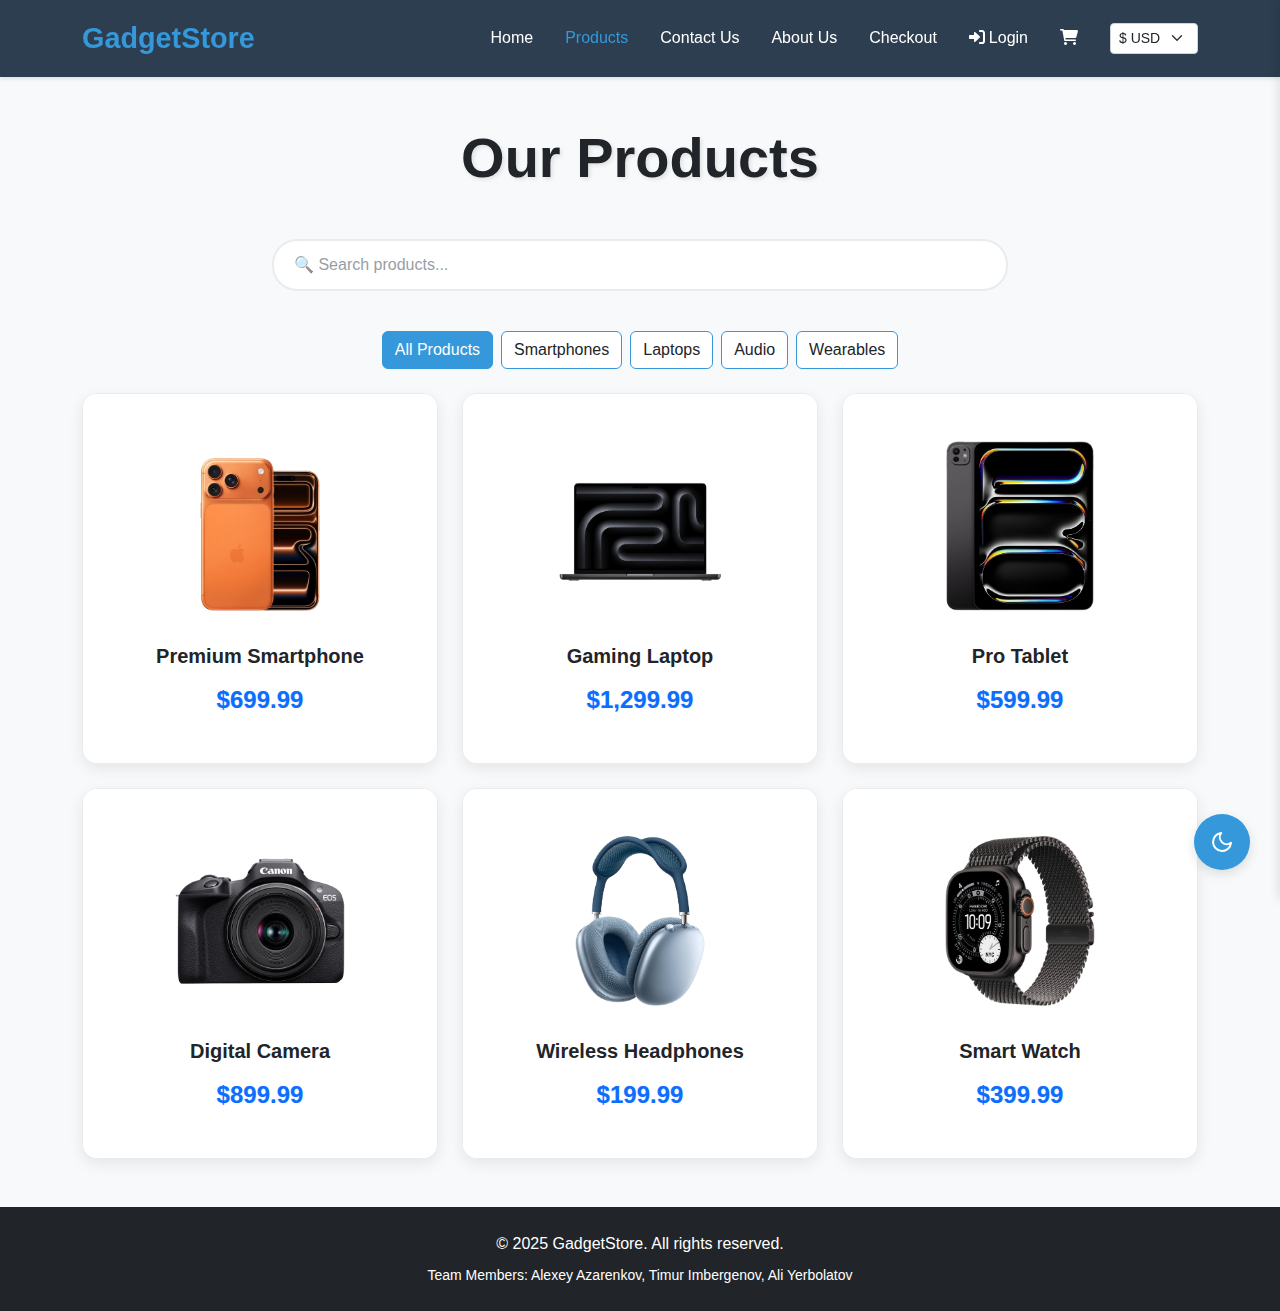
<file: pages/product-details.html>
<!doctype html>
<html lang="en">
    <head>
        <meta charset="UTF-8" />
        <meta name="viewport" content="width=device-width, initial-scale=1.0" />
        <title>Product Details - GadgetStore</title>
        <link
            href="https://cdn.jsdelivr.net/npm/bootstrap@5.3.0/dist/css/bootstrap.min.css"
            rel="stylesheet"
        />
        <link rel="stylesheet" href="../css/styles.css" />
        <link rel="stylesheet" href="../css/dark-mode.css" />
        <link rel="stylesheet" href="../css/product-details.css" />
        <link rel="stylesheet" href="../css/jquery-features.css" />
        <link rel="stylesheet" href="../css/cart-sidebar.css" />
        <link
            rel="stylesheet"
            href="https://cdnjs.cloudflare.com/ajax/libs/font-awesome/6.0.0/css/all.min.css"
        />
        
        <!-- jQuery CDN -->
        <script src="https://ajax.googleapis.com/ajax/libs/jquery/3.7.1/jquery.min.js"></script>
        
        <style>
            /* Hide content until product data is loaded */
            .product-info {
                opacity: 0;
                transition: opacity 0.3s ease;
            }
            .product-info.loaded {
                opacity: 1;
            }
        </style>
    </head>
    <body>
        <header>
            <nav class="navbar navbar-expand-lg navbar-dark fixed-top">
                <div class="container">
                    <a class="navbar-brand" href="../index.html">
                        <h1 class="mb-0">GadgetStore</h1>
                    </a>
                    <button
                        class="navbar-toggler"
                        type="button"
                        data-bs-toggle="collapse"
                        data-bs-target="#navbarNav"
                        aria-controls="navbarNav"
                        aria-expanded="false"
                        aria-label="Toggle navigation"
                    >
                        <span class="navbar-toggler-icon"></span>
                    </button>
                    <div class="collapse navbar-collapse" id="navbarNav">
                        <ul class="navbar-nav ms-auto">
                            <li class="nav-item">
                                <a class="nav-link" href="../index.html"
                                    >Home</a
                                >
                            </li>
                            <li class="nav-item">
                                <a class="nav-link" href="products.html"
                                    >Products</a
                                >
                            </li>
                            <li class="nav-item">
                                <a class="nav-link" href="contact.html"
                                    >Contact Us</a
                                >
                            </li>
                            <li class="nav-item">
                                <a class="nav-link" href="about.html"
                                    >About Us</a
                                >
                            </li>
                            <li class="nav-item">
                                <a class="nav-link" href="checkout.html"
                                    >Checkout</a
                                >
                            </li>
                            <li class="nav-item" id="auth-nav-item">
                                <a class="nav-link" href="login.html">
                                    <i class="fas fa-sign-in-alt me-1"></i>Login
                                </a>
                            </li>
                            <li class="nav-item cart-button" onclick="toggleCart()">
                                <a class="nav-link" style="cursor: pointer;">
                                    <i class="fas fa-shopping-cart"></i>
                                    <span id="cart-badge" class="cart-badge" style="display: none;">0</span>
                                </a>
                            </li>
                        </ul>
                    </div>
                </div>
            </nav>
        </header>

        <main>
            <!-- Breadcrumb Navigation -->
            <section class="breadcrumb-section py-3 mt-5">
                <div class="container">
                    <nav aria-label="breadcrumb">
                        <ol class="breadcrumb">
                            <li class="breadcrumb-item">
                                <a href="../index.html">Home</a>
                            </li>
                            <li class="breadcrumb-item">
                                <a href="products.html">Products</a>
                            </li>
                            <li
                                class="breadcrumb-item active"
                                aria-current="page"
                                id="breadcrumb-product"
                            >
                                Product Details
                            </li>
                        </ol>
                    </nav>
                </div>
            </section>

            <!-- Product Details Section -->
            <section class="product-details py-5">
                <div class="container">
                    <div class="row">
                        <!-- Product Images -->
                        <div class="col-lg-6 col-md-6">
                            <div class="main-image-container">
                                <img
                                    id="main-image"
                                    src="../assets/images/smartphone.png"
                                    alt="Product Image"
                                    class="img-fluid"
                                />
                            </div>
                            <div class="thumbnail-images">
                                <div class="row g-2">
                                    <div class="col-3">
                                        <img
                                            src="../assets/images/smartphone.png"
                                            alt="Thumbnail 1"
                                            class="thumbnail active"
                                            onclick="changeMainImage(this.src)"
                                        />
                                    </div>
                                    <div class="col-3">
                                        <img
                                            src="../assets/images/laptop.png"
                                            alt="Thumbnail 2"
                                            class="thumbnail"
                                            onclick="changeMainImage(this.src)"
                                        />
                                    </div>
                                    <div class="col-3">
                                        <img
                                            src="../assets/images/tablet.png"
                                            alt="Thumbnail 3"
                                            class="thumbnail"
                                            onclick="changeMainImage(this.src)"
                                        />
                                    </div>
                                    <div class="col-3">
                                        <img
                                            src="../assets/images/camera.png"
                                            alt="Thumbnail 4"
                                            class="thumbnail"
                                            onclick="changeMainImage(this.src)"
                                        />
                                    </div>
                                </div>
                            </div>
                        </div>

                        <!-- Product Information -->
                        <div class="col-lg-6 col-md-6">
                            <div class="product-info">
                                <h1 id="product-title" class="mb-3">
                                    Premium Smartphone
                                </h1>

                                <!-- Rating -->
                                <div class="rating">
                                    <div class="stars me-2">
                                        <i class="fas fa-star"></i>
                                        <i class="fas fa-star"></i>
                                        <i class="fas fa-star"></i>
                                        <i class="fas fa-star"></i>
                                        <i class="fas fa-star-half-alt"></i>
                                    </div>
                                    <span class="rating-text"
                                        >(4.5/5) - 124 reviews</span
                                    >
                                </div>
                                
                                <!-- Interactive User Rating -->
                                <div class="product-rating-container mt-3 mb-3">
                                    <p class="mb-2"><strong>Rate this product:</strong></p>
                                    <div class="d-flex align-items-center gap-2">
                                        <i class="fas fa-star rating-star" style="cursor: pointer; font-size: 1.5rem; color: #ddd;"></i>
                                        <i class="fas fa-star rating-star" style="cursor: pointer; font-size: 1.5rem; color: #ddd;"></i>
                                        <i class="fas fa-star rating-star" style="cursor: pointer; font-size: 1.5rem; color: #ddd;"></i>
                                        <i class="fas fa-star rating-star" style="cursor: pointer; font-size: 1.5rem; color: #ddd;"></i>
                                        <i class="fas fa-star rating-star" style="cursor: pointer; font-size: 1.5rem; color: #ddd;"></i>
                                        <span class="user-rating-text ms-2 text-muted"></span>
                                    </div>
                                </div>

                                <!-- Price -->
                                <div class="price">
                                    <span
                                        id="product-price"
                                        class="current-price h2"
                                        ></span
                                    >
                                    <span class="original-price"></span>
                                    <span class="badge discount"></span>
                                </div>

                                <!-- Quantity Selection -->
                                <div class="quantity-selection">
                                    <label for="quantity" class="form-label"
                                        >Quantity:</label
                                    >
                                    <div class="quantity-controls">
                                        <button
                                            type="button"
                                            class="btn btn-outline-secondary"
                                            onclick="decreaseQuantity()"
                                        >
                                            <i class="fas fa-minus"></i>
                                        </button>
                                        <input
                                            type="number"
                                            id="quantity"
                                            class="form-control text-center"
                                            value="1"
                                            min="1"
                                            max="10"
                                            style="width: 80px"
                                        />
                                        <button
                                            type="button"
                                            class="btn btn-outline-secondary"
                                            onclick="increaseQuantity()"
                                        >
                                            <i class="fas fa-plus"></i>
                                        </button>
                                    </div>
                                </div>

                                <!-- Action Buttons -->
                                <div class="action-buttons d-flex flex-wrap">
                                    <button
                                        type="button"
                                        class="btn btn-primary btn-lg me-2 mb-2 flex-grow-1"
                                        onclick="addToCart()"
                                    >
                                        <i class="fas fa-shopping-cart me-2"></i
                                        >Add to Cart
                                    </button>
                                    <button
                                        type="button"
                                        class="btn btn-success btn-lg mb-2 flex-grow-1"
                                        onclick="buyNow()"
                                    >
                                        <i class="fas fa-bolt me-2"></i>Buy Now
                                    </button>
                                </div>
                            </div>
                        </div>
                    </div>

                    <!-- Product Description -->
                    <div class="row mt-5">
                        <div class="col-12">
                            <div class="product-description">
                                <h3>
                                    <i class="fas fa-info-circle me-2"></i
                                    >Product Description
                                </h3>
                                <p id="product-description-text">
                                    Experience the latest in mobile technology
                                    with our premium smartphone. Featuring a
                                    stunning display, powerful processor, and
                                    advanced camera system, this device delivers
                                    exceptional performance for both work and
                                    entertainment.
                                </p>
                                <h4>Key Features:</h4>
                                <ul class="list-unstyled">
                                    <li>
                                        <i
                                            class="fas fa-check-circle text-success me-2"
                                        ></i
                                        >6.7" OLED Display with 120Hz refresh
                                        rate
                                    </li>
                                    <li>
                                        <i
                                            class="fas fa-check-circle text-success me-2"
                                        ></i
                                        >Advanced triple-camera system
                                    </li>
                                    <li>
                                        <i
                                            class="fas fa-check-circle text-success me-2"
                                        ></i
                                        >256GB storage capacity
                                    </li>
                                    <li>
                                        <i
                                            class="fas fa-check-circle text-success me-2"
                                        ></i
                                        >5G connectivity
                                    </li>
                                    <li>
                                        <i
                                            class="fas fa-check-circle text-success me-2"
                                        ></i
                                        >All-day battery life
                                    </li>
                                    <li>
                                        <i
                                            class="fas fa-check-circle text-success me-2"
                                        ></i
                                        >Water and dust resistant
                                    </li>
                                </ul>
                            </div>
                        </div>
                    </div>
                </div>
            </section>
        </main>

        <footer class="bg-dark text-white py-4">
            <div class="container">
                <div class="row">
                    <div class="col-12 text-center">
                        <p class="mb-2">
                            &copy; 2025 GadgetStore. All rights reserved.
                        </p>
                        <p class="mb-0 small">
                            Team Members: Alexey Azarenkov, Timur Imbergenov,
                            Ali Yerbolatov
                        </p>
                    </div>
                </div>
            </div>
        </footer>

        <script src="https://cdn.jsdelivr.net/npm/bootstrap@5.3.0/dist/js/bootstrap.bundle.min.js"></script>
        
        <!-- Load currency converter BEFORE inline scripts -->
        <script src="../js/currency-converter.js"></script>
        
        <script>
            // Load product data from sessionStorage
            function loadProductData() {
                const productData = JSON.parse(
                    sessionStorage.getItem("selectedProduct"),
                );
                if (productData) {
                    document.getElementById("product-title").textContent =
                        productData.name;
                    
                    // Set price in USD and store original value
                    const priceElement = document.getElementById("product-price");
                    priceElement.textContent = `$${productData.price}`;
                    priceElement.setAttribute('data-original-price', productData.price);
                    
                    document.getElementById("main-image").src =
                        productData.image;
                    document.getElementById("breadcrumb-product").textContent =
                        productData.name;

                    // Update page title
                    document.title = productData.name + " - GadgetStore";

                    // Update main image alt text
                    document.getElementById("main-image").alt =
                        productData.name;

                    // Set first thumbnail as active and matching the main image
                    const firstThumbnail = document.querySelector(".thumbnail");
                    if (firstThumbnail) {
                        firstThumbnail.src = productData.image;
                        firstThumbnail.classList.add("active");
                    }

                    // Update product description based on product type
                    updateProductDescription(productData.id);
                    
                    // Wait a bit then trigger currency conversion if needed
                    setTimeout(() => {
                        if (typeof window.getCurrentCurrency === 'function') {
                            const currencyInfo = window.getCurrentCurrency();
                            if (currencyInfo && currencyInfo.code !== 'USD') {
                                // Convert the price to the selected currency
                                const priceElement = document.getElementById("product-price");
                                const originalPrice = parseFloat(priceElement.getAttribute('data-original-price'));
                                const rate = currencyInfo.rate;
                                const symbol = currencyInfo.symbol;
                                const convertedPrice = (originalPrice * rate).toFixed(currencyInfo.code === 'KZT' ? 0 : 2);
                                priceElement.textContent = `${symbol}${convertedPrice}`;
                            }
                        }
                        
                        // Show content now that data is loaded and converted
                        document.querySelector('.product-info').classList.add('loaded');
                    }, 100);
                } else {
                    // If no product data, redirect to products page
                    window.location.href = "products.html";
                }
            }

            function updateProductDescription(productId) {
                const descriptions = {
                    smartphone: {
                        description:
                            "Experience the latest in mobile technology with our premium smartphone. Featuring a stunning display, powerful processor, and advanced camera system, this device delivers exceptional performance for both work and entertainment.",
                        features: [
                            '6.7" OLED Display with 120Hz refresh rate',
                            "Advanced triple-camera system",
                            "256GB storage capacity",
                            "5G connectivity",
                            "All-day battery life",
                            "Water and dust resistant",
                        ],
                    },
                    laptop: {
                        description:
                            "Unleash your gaming potential with our high-performance gaming laptop. Built for gamers and professionals who demand the best, featuring cutting-edge graphics and lightning-fast processing power.",
                        features: [
                            '15.6" Full HD 144Hz Gaming Display',
                            "NVIDIA GeForce RTX Graphics",
                            "16GB DDR4 RAM",
                            "1TB SSD Storage",
                            "Advanced cooling system",
                            "RGB backlit keyboard",
                        ],
                    },
                    tablet: {
                        description:
                            "Perfect for work and creativity, our Pro Tablet combines the portability of a tablet with the power of a laptop. Ideal for digital artists, students, and professionals on the go.",
                        features: [
                            '12.9" Liquid Retina Display',
                            "Apple M1 Chip",
                            "128GB Storage",
                            "All-day battery life",
                            "Apple Pencil support",
                            "Face ID security",
                        ],
                    },
                    camera: {
                        description:
                            "Capture life's precious moments with professional quality using our advanced digital camera. Perfect for photographers of all levels, from beginners to professionals.",
                        features: [
                            "24.1 Megapixel CMOS Sensor",
                            "4K Video Recording",
                            "Image Stabilization",
                            "Wi-Fi and Bluetooth connectivity",
                            "Dual Memory Card Slots",
                            "Weather-sealed body",
                        ],
                    },
                    headphones: {
                        description:
                            "Immerse yourself in crystal-clear audio with our premium wireless headphones. Featuring noise cancellation and superior sound quality for the ultimate listening experience.",
                        features: [
                            "Active Noise Cancellation",
                            "30-hour battery life",
                            "Premium audio drivers",
                            "Comfortable over-ear design",
                            "Quick charge capability",
                            "Multi-device connectivity",
                        ],
                    },
                    smartwatch: {
                        description:
                            "Stay connected and track your fitness goals with our advanced smartwatch. Combining style with functionality for the modern lifestyle.",
                        features: [
                            "Always-on Retina Display",
                            "GPS and Cellular options",
                            "Health and fitness tracking",
                            "Water resistant to 50 meters",
                            "ECG and blood oxygen monitoring",
                            "Multiple sport modes",
                        ],
                    },
                };

                const productInfo = descriptions[productId];
                if (productInfo) {
                    document.getElementById(
                        "product-description-text",
                    ).textContent = productInfo.description;

                    // Update features list
                    const featuresList = document.querySelector(
                        ".product-description ul",
                    );
                    featuresList.innerHTML = "";
                    productInfo.features.forEach((feature) => {
                        const li = document.createElement("li");
                        li.innerHTML =
                            '<i class="fas fa-check-circle text-success me-2"></i>' +
                            feature;
                        featuresList.appendChild(li);
                    });
                }
            }

            // Change main image when thumbnail is clicked
            function changeMainImage(src) {
                document.getElementById("main-image").src = src;

                // Update active thumbnail
                document.querySelectorAll(".thumbnail").forEach((thumb) => {
                    thumb.classList.remove("active");
                });
                event.target.classList.add("active");
            }

            // Quantity controls
            function increaseQuantity() {
                const quantityInput = document.getElementById("quantity");
                const currentValue = parseInt(quantityInput.value);
                if (currentValue < 10) {
                    quantityInput.value = currentValue + 1;
                }
            }

            function decreaseQuantity() {
                const quantityInput = document.getElementById("quantity");
                const currentValue = parseInt(quantityInput.value);
                if (currentValue > 1) {
                    quantityInput.value = currentValue - 1;
                }
            }

            // Add to cart functionality
            function addToCart() {
                const productData = JSON.parse(
                    sessionStorage.getItem("selectedProduct"),
                );
                const quantity = parseInt(
                    document.getElementById("quantity").value,
                );

                if (productData) {
                    // Get existing cart or create new one
                    let cart = JSON.parse(localStorage.getItem("cart")) || [];

                    // Check if product already exists in cart
                    const existingItem = cart.find(
                        (item) => item.id === productData.id,
                    );

                    if (existingItem) {
                        existingItem.quantity += quantity;
                    } else {
                        cart.push({
                            id: productData.id,
                            name: productData.name,
                            price: productData.price,
                            image: productData.image,
                            quantity: quantity,
                        });
                    }

                    // Save cart to localStorage
                    localStorage.setItem("cart", JSON.stringify(cart));

                    // Show success message
                    const button = event.target;
                    const originalText = button.innerHTML;
                    button.innerHTML =
                        '<i class="fas fa-check me-2"></i>Added to Cart!';
                    button.classList.add("loading");

                    setTimeout(() => {
                        button.innerHTML = originalText;
                        button.classList.remove("loading");
                    }, 2000);
                }
            }

            // Buy now functionality
            function buyNow() {
                const productData = JSON.parse(
                    sessionStorage.getItem("selectedProduct"),
                );
                const quantity = parseInt(
                    document.getElementById("quantity").value,
                );

                if (productData) {
                    // Create checkout data
                    const checkoutData = {
                        items: [
                            {
                                id: productData.id,
                                name: productData.name,
                                price: productData.price,
                                image: productData.image,
                                quantity: quantity,
                            },
                        ],
                        total: (productData.price * quantity).toFixed(2),
                    };

                    // Save to sessionStorage for checkout page
                    sessionStorage.setItem(
                        "checkoutData",
                        JSON.stringify(checkoutData),
                    );

                    // Redirect to checkout
                    window.location.href = "checkout.html";
                }
            }

            // Load product data when page loads
            window.addEventListener("load", loadProductData);
            
            // Fix for back button - ensure page is always visible
            window.addEventListener('pageshow', function(event) {
                document.body.style.opacity = '1';
            });
        </script>
        
        <script src="../js/dark-mode.js"></script>
        <script src="../js/animations.js"></script>
        <script src="../js/keyboard-navigation.js"></script>
        <script src="../js/star-rating.js"></script>
        
        <script src="../js/jquery-init.js"></script>
        <script src="../js/jquery-ux-elements.js"></script>
        <script src="../js/jquery-notifications.js"></script>
        <script src="../js/jquery-clipboard.js"></script>
        <script src="../js/jquery-lazy-loading.js"></script>
        <script src="../js/auth.js"></script>
        <script src="../js/cart-sidebar.js"></script>
    </body>
</html>
</file>
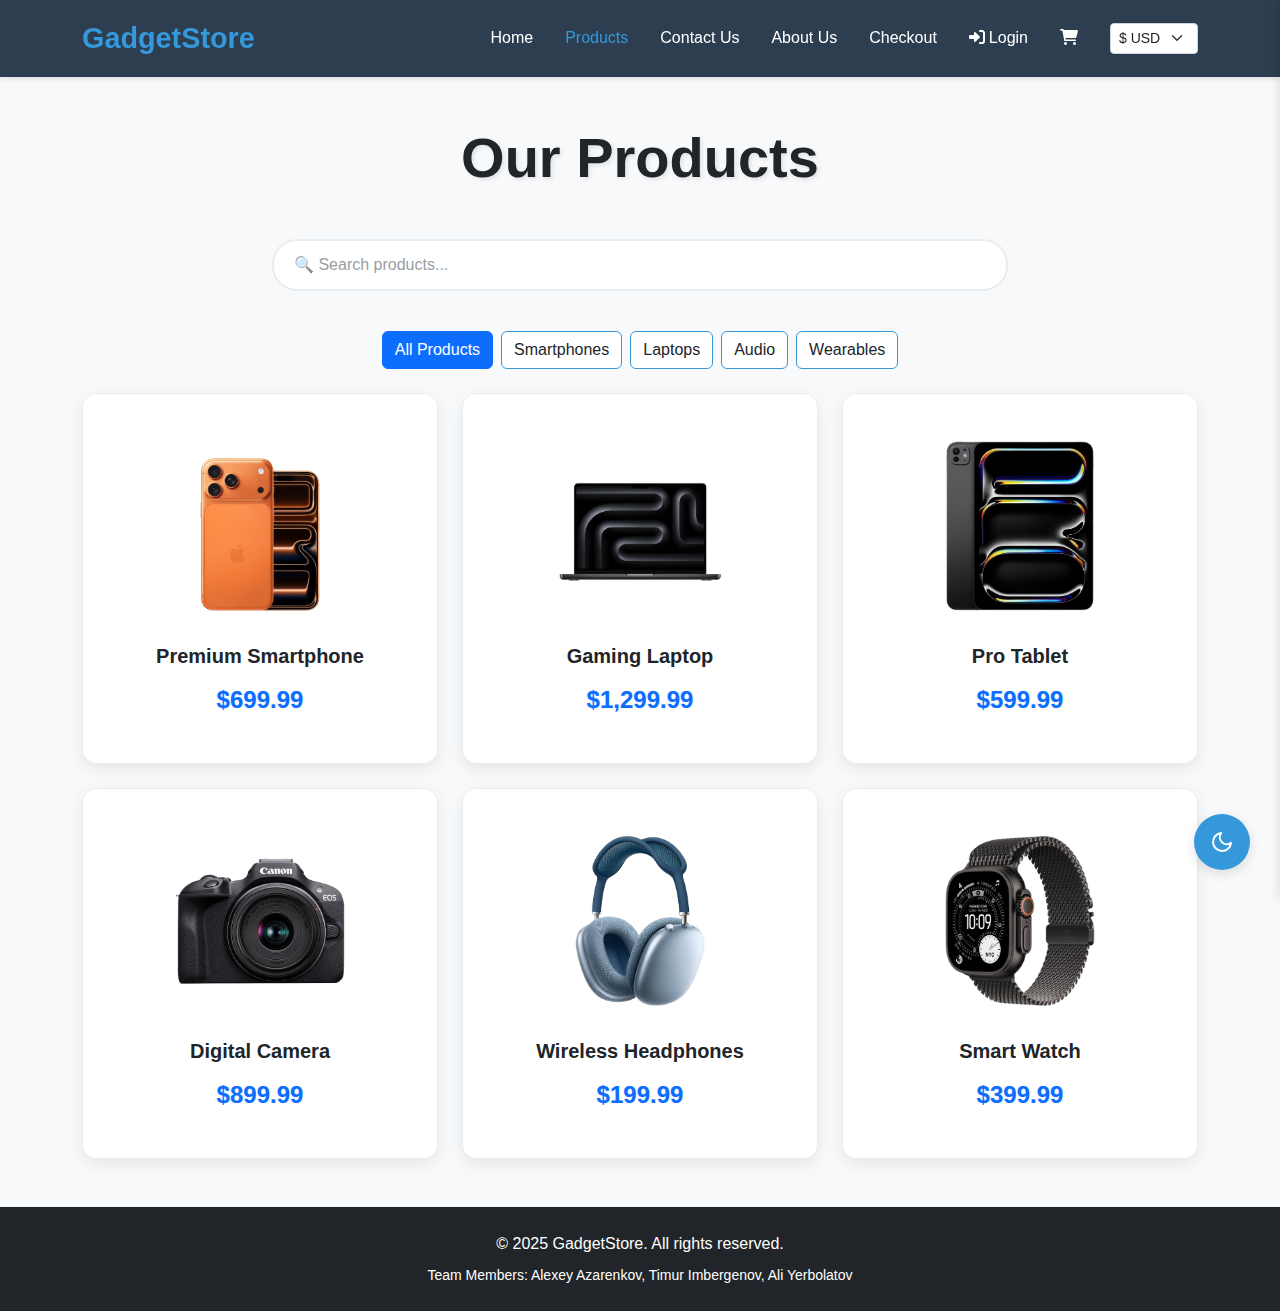
<file: pages/products.html>
<!doctype html>
<html lang="en">
    <head>
        <meta charset="UTF-8" />
        <meta name="viewport" content="width=device-width, initial-scale=1.0" />
        <title>Products - GadgetStore</title>
        <link
            href="https://cdn.jsdelivr.net/npm/bootstrap@5.3.0/dist/css/bootstrap.min.css"
            rel="stylesheet"
        />
        <link rel="stylesheet" href="../css/styles.css" />
        <link rel="stylesheet" href="../css/dark-mode.css" />
        <link rel="stylesheet" href="../css/products.css" />
        <link rel="stylesheet" href="../css/jquery-features.css" />
        <link rel="stylesheet" href="../css/cart-sidebar.css" />
        <link
            rel="stylesheet"
            href="https://cdnjs.cloudflare.com/ajax/libs/font-awesome/6.0.0/css/all.min.css"
        />
        
        <!-- jQuery CDN -->
        <script src="https://ajax.googleapis.com/ajax/libs/jquery/3.7.1/jquery.min.js"></script>
    </head>
    <body>
        <header>
            <nav class="navbar navbar-expand-lg navbar-dark fixed-top">
                <div class="container">
                    <a class="navbar-brand" href="../index.html">
                        <h1 class="mb-0">GadgetStore</h1>
                    </a>
                    <button
                        class="navbar-toggler"
                        type="button"
                        data-bs-toggle="collapse"
                        data-bs-target="#navbarNav"
                        aria-controls="navbarNav"
                        aria-expanded="false"
                        aria-label="Toggle navigation"
                    >
                        <span class="navbar-toggler-icon"></span>
                    </button>
                    <div class="collapse navbar-collapse" id="navbarNav">
                        <ul class="navbar-nav ms-auto">
                            <li class="nav-item">
                                <a class="nav-link" href="../index.html"
                                    >Home</a
                                >
                            </li>
                            <li class="nav-item">
                                <a class="nav-link active" href="products.html"
                                    >Products</a
                                >
                            </li>
                            <li class="nav-item">
                                <a class="nav-link" href="contact.html"
                                    >Contact Us</a
                                >
                            </li>
                            <li class="nav-item">
                                <a class="nav-link" href="about.html"
                                    >About Us</a
                                >
                            </li>
                            <li class="nav-item">
                                <a class="nav-link" href="checkout.html"
                                    >Checkout</a
                                >
                            </li>
                            <li class="nav-item" id="auth-nav-item">
                                <a class="nav-link" href="login.html">
                                    <i class="fas fa-sign-in-alt me-1"></i>Login
                                </a>
                            </li>
                            <li class="nav-item cart-button" onclick="toggleCart()">
                                <a class="nav-link" style="cursor: pointer;">
                                    <i class="fas fa-shopping-cart"></i>
                                    <span id="cart-badge" class="cart-badge" style="display: none;">0</span>
                                </a>
                            </li>
                        </ul>
                    </div>
                </div>
            </nav>
        </header>

        <main>
            <section class="products py-5">
                <div class="container">
                    <div class="row">
                        <div class="col-12">
                            <h1 class="text-center mb-5 display-4">
                                Our Products
                            </h1>
                        </div>
                    </div>
                    
                    <!-- Search Bar for Live Filter -->
                    <div class="row mb-4">
                        <div class="col-12 col-md-8 mx-auto">
                            <div class="search-container">
                                <input type="text" id="product-search" class="form-control" 
                                    placeholder="🔍 Search products..." />
                            </div>
                        </div>
                    </div>
                    
                    <!-- Product Filter Buttons -->
                    <div class="row mb-4">
                        <div class="col-12">
                            <div class="d-flex justify-content-center gap-2 flex-wrap">
                                <button class="btn filter-btn active" data-category="all">All Products</button>
                                <button class="btn filter-btn" data-category="smartphones">Smartphones</button>
                                <button class="btn filter-btn" data-category="laptops">Laptops</button>
                                <button class="btn filter-btn" data-category="audio">Audio</button>
                                <button class="btn filter-btn" data-category="wearables">Wearables</button>
                            </div>
                        </div>
                    </div>
                    
                    <div class="row g-4">
                        <div class="col-12 col-sm-6 col-lg-4">
                            <div
                                class="product-card h-100"
                                data-category="smartphones"
                                onclick="openProductDetails('smartphone', 'Premium Smartphone', 699.99, '../assets/images/smartphone.png')"
                            >
                                <div class="card-body text-center">
                                    <img
                                        src="../assets/images/smartphone.png"
                                        alt="Smartphone"
                                        class="img-fluid mb-3"
                                    />
                                    <h3 class="card-title h5">
                                        Premium Smartphone
                                    </h3>
                                    <p class="price h4 text-primary mb-3">
                                        $699.99
                                    </p>
                                </div>
                            </div>
                        </div>
                        <div class="col-12 col-sm-6 col-lg-4">
                            <div
                                class="product-card h-100"
                                data-category="laptops"
                                onclick="openProductDetails('laptop', 'Gaming Laptop', 1299.99, '../assets/images/laptop.png')"
                            >
                                <div class="card-body text-center">
                                    <img
                                        src="../assets/images/laptop.png"
                                        alt="Laptop"
                                        class="img-fluid mb-3"
                                    />
                                    <h3 class="card-title h5">Gaming Laptop</h3>
                                    <p class="price h4 text-primary mb-3">
                                        $1,299.99
                                    </p>
                                </div>
                            </div>
                        </div>
                        <div class="col-12 col-sm-6 col-lg-4">
                            <div
                                class="product-card h-100"
                                onclick="openProductDetails('tablet', 'Pro Tablet', 599.99, '../assets/images/tablet.png')"
                            >
                                <div class="card-body text-center">
                                    <img
                                        src="../assets/images/tablet.png"
                                        alt="Tablet"
                                        class="img-fluid mb-3"
                                    />
                                    <h3 class="card-title h5">Pro Tablet</h3>
                                    <p class="price h4 text-primary mb-3">
                                        $599.99
                                    </p>
                                </div>
                            </div>
                        </div>
                        <div class="col-12 col-sm-6 col-lg-4">
                            <div
                                class="product-card h-100"
                                onclick="openProductDetails('camera', 'Digital Camera', 899.99, '../assets/images/camera.png')"
                            >
                                <div class="card-body text-center">
                                    <img
                                        src="../assets/images/camera.png"
                                        alt="Camera"
                                        class="img-fluid mb-3"
                                    />
                                    <h3 class="card-title h5">
                                        Digital Camera
                                    </h3>
                                    <p class="price h4 text-primary mb-3">
                                        $899.99
                                    </p>
                                </div>
                            </div>
                        </div>
                        <div class="col-12 col-sm-6 col-lg-4">
                            <div
                                class="product-card h-100"
                                data-category="audio"
                                onclick="openProductDetails('headphones', 'Wireless Headphones', 199.99, '../assets/images/headphones.png')"
                            >
                                <div class="card-body text-center">
                                    <img
                                        src="../assets/images/headphones.png"
                                        alt="Headphones"
                                        class="img-fluid mb-3"
                                    />
                                    <h3 class="card-title h5">
                                        Wireless Headphones
                                    </h3>
                                    <p class="price h4 text-primary mb-3">
                                        $199.99
                                    </p>
                                </div>
                            </div>
                        </div>
                        <div class="col-12 col-sm-6 col-lg-4">
                            <div
                                class="product-card h-100"
                                data-category="wearables"
                                onclick="openProductDetails('smartwatch', 'Smart Watch', 399.99, '../assets/images/smartwatch.png')"
                            >
                                <div class="card-body text-center">
                                    <img
                                        src="../assets/images/smartwatch.png"
                                        alt="Smart Watch"
                                        class="img-fluid mb-3"
                                    />
                                    <h3 class="card-title h5">Smart Watch</h3>
                                    <p class="price h4 text-primary mb-3">
                                        $399.99
                                    </p>
                                </div>
                            </div>
                        </div>
                    </div>
                </div>
            </section>
        </main>

        <footer class="bg-dark text-white py-4">
            <div class="container">
                <div class="row">
                    <div class="col-12 text-center">
                        <p class="mb-2">
                            &copy; 2025 GadgetStore. All rights reserved.
                        </p>
                        <p class="mb-0 small">
                            Team Members: Alexey Azarenkov, Timur Imbergenov,
                            Ali Yerbolatov
                        </p>
                    </div>
                </div>
            </div>
        </footer>

        <script src="https://cdn.jsdelivr.net/npm/bootstrap@5.3.0/dist/js/bootstrap.bundle.min.js"></script>
        <script>
            function openProductDetails(
                productId,
                productName,
                price,
                imageSrc,
            ) {
                const productData = {
                    id: productId,
                    name: productName,
                    price: price,
                    image: imageSrc,
                };
                sessionStorage.setItem(
                    "selectedProduct",
                    JSON.stringify(productData),
                );
                
                window.location.href = "product-details.html";
            }
            
            // Fix for back button - ensure page is always visible
            window.addEventListener('pageshow', function(event) {
                document.body.style.opacity = '1';
            });
        </script>
        
        <script src="../js/dark-mode.js"></script>
        <script src="../js/animations.js"></script>
        <script src="../js/keyboard-navigation.js"></script>
        <script src="../js/product-filter.js"></script>
        
        <script src="../js/jquery-init.js"></script>
        <script src="../js/jquery-search.js"></script>
        <script src="../js/jquery-ux-elements.js"></script>
        <script src="../js/jquery-notifications.js"></script>
        <script src="../js/jquery-clipboard.js"></script>
        <script src="../js/jquery-lazy-loading.js"></script>
        <script src="../js/currency-converter.js"></script>
        <script src="../js/auth.js"></script>
        <script src="../js/cart-sidebar.js"></script>
    </body>
</html>
</file>
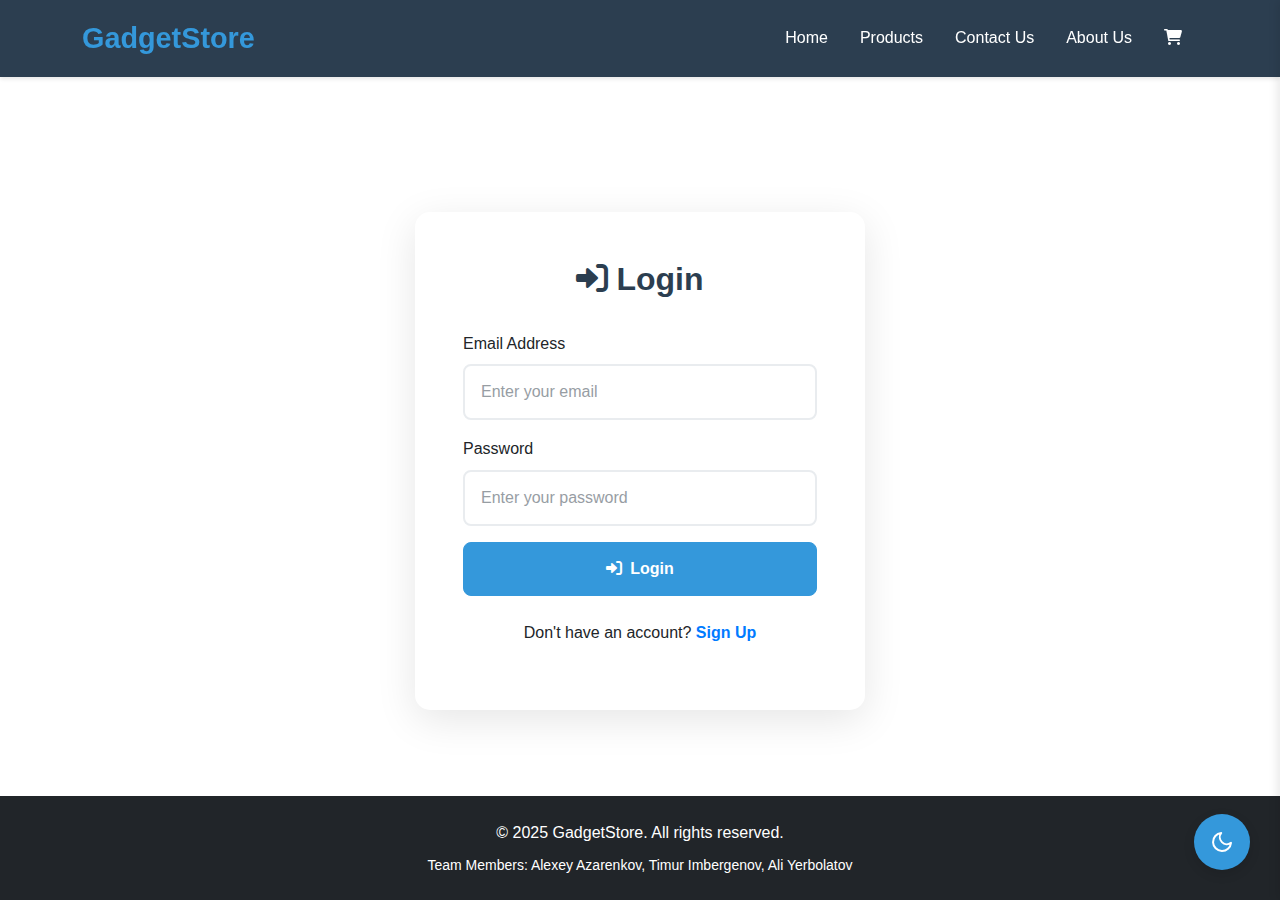
<file: pages/profile.html>
<!doctype html>
<html lang="en">
    <head>
        <meta charset="UTF-8" />
        <meta name="viewport" content="width=device-width, initial-scale=1.0" />
        <title>My Profile - GadgetStore</title>
        <link
            href="https://cdn.jsdelivr.net/npm/bootstrap@5.3.0/dist/css/bootstrap.min.css"
            rel="stylesheet"
        />
        <link rel="stylesheet" href="../css/styles.css" />
        <link rel="stylesheet" href="../css/dark-mode.css" />
        <link rel="stylesheet" href="../css/cart-sidebar.css" />
        <link
            rel="stylesheet"
            href="https://cdnjs.cloudflare.com/ajax/libs/font-awesome/6.0.0/css/all.min.css"
        />
        <script src="../js/dark-mode.js"></script>
        <style>
            body {
                display: flex;
                flex-direction: column;
                min-height: 100vh;
            }
            main {
                flex: 1;
            }
            .profile-container {
                min-height: calc(100vh - 200px);
                padding: 120px 0 50px;
            }
            .profile-card {
                background: white;
                border-radius: 15px;
                padding: 3rem;
                box-shadow: 0 10px 40px rgba(0, 0, 0, 0.1);
            }
            .profile-header {
                text-align: center;
                margin-bottom: 2rem;
                padding-bottom: 2rem;
                border-bottom: 2px solid #e9ecef;
            }
            .profile-avatar {
                width: 120px;
                height: 120px;
                background: linear-gradient(135deg, #667eea 0%, #764ba2 100%);
                border-radius: 50%;
                display: flex;
                align-items: center;
                justify-content: center;
                margin: 0 auto 1rem;
                font-size: 3rem;
                color: white;
                font-weight: 700;
            }
            .profile-name {
                font-size: 2rem;
                font-weight: 700;
                color: #2c3e50;
                margin-bottom: 0.5rem;
            }
            .profile-email {
                color: #6c757d;
                font-size: 1.1rem;
            }
            .profile-details {
                margin-top: 2rem;
            }
            .detail-row {
                padding: 1rem;
                border-bottom: 1px solid #e9ecef;
                display: flex;
                justify-content: space-between;
                align-items: center;
            }
            .detail-row:last-child {
                border-bottom: none;
            }
            .detail-label {
                font-weight: 600;
                color: #2c3e50;
            }
            .detail-value {
                color: #6c757d;
            }
            .btn-logout {
                background: linear-gradient(135deg, #dc3545, #c82333);
                border: none;
                color: white;
                padding: 0.875rem 2rem;
                border-radius: 8px;
                font-weight: 600;
                margin-top: 2rem;
            }
            .btn-logout:hover {
                background: linear-gradient(135deg, #c82333, #bd2130);
                transform: translateY(-2px);
                box-shadow: 0 6px 20px rgba(220, 53, 69, 0.4);
            }
            
            /* Dark mode styles */
            [data-theme="dark"] .profile-card {
                background: #2d2d2d;
            }
            [data-theme="dark"] .profile-header {
                border-bottom-color: #4d4d4d;
            }
            [data-theme="dark"] .profile-name {
                color: #e0e0e0;
            }
            [data-theme="dark"] .profile-email {
                color: #b0b0b0;
            }
            [data-theme="dark"] .detail-row {
                border-bottom-color: #4d4d4d;
            }
            [data-theme="dark"] .detail-label {
                color: #e0e0e0;
            }
            [data-theme="dark"] .detail-value {
                color: #b0b0b0;
            }
        </style>
    </head>
    <body>
        <header>
            <nav class="navbar navbar-expand-lg navbar-dark fixed-top">
                <div class="container">
                    <a class="navbar-brand" href="../index.html">
                        <h1 class="mb-0">GadgetStore</h1>
                    </a>
                    <button
                        class="navbar-toggler"
                        type="button"
                        data-bs-toggle="collapse"
                        data-bs-target="#navbarNav"
                    >
                        <span class="navbar-toggler-icon"></span>
                    </button>
                    <div class="collapse navbar-collapse" id="navbarNav">
                        <ul class="navbar-nav ms-auto">
                            <li class="nav-item">
                                <a class="nav-link" href="../index.html">Home</a>
                            </li>
                            <li class="nav-item">
                                <a class="nav-link" href="products.html">Products</a>
                            </li>
                            <li class="nav-item">
                                <a class="nav-link" href="contact.html">Contact Us</a>
                            </li>
                            <li class="nav-item">
                                <a class="nav-link" href="about.html">About Us</a>
                            </li>
                            <li class="nav-item">
                                <a class="nav-link active" href="profile.html">
                                    <i class="fas fa-user me-1"></i>Profile
                                </a>
                            </li>
                            <li class="nav-item cart-button" onclick="toggleCart()">
                                <a class="nav-link" style="cursor: pointer;">
                                    <i class="fas fa-shopping-cart"></i>
                                    <span id="cart-badge" class="cart-badge" style="display: none;">0</span>
                                </a>
                            </li>
                        </ul>
                    </div>
                </div>
            </nav>
        </header>

        <main>
            <div class="profile-container">
                <div class="container">
                    <div class="row justify-content-center">
                        <div class="col-lg-8">
                            <div class="profile-card">
                                <div class="profile-header">
                                    <div class="profile-avatar" id="avatar"></div>
                                    <h1 class="profile-name" id="profile-name">Loading...</h1>
                                    <p class="profile-email" id="profile-email">Loading...</p>
                                </div>
                                
                                <div class="profile-details">
                                    <h3 class="mb-4"><i class="fas fa-info-circle me-2"></i>Account Details</h3>
                                    <div class="detail-row">
                                        <span class="detail-label">
                                            <i class="fas fa-user me-2"></i>Full Name
                                        </span>
                                        <span class="detail-value" id="detail-name">-</span>
                                    </div>
                                    <div class="detail-row">
                                        <span class="detail-label">
                                            <i class="fas fa-envelope me-2"></i>Email Address
                                        </span>
                                        <span class="detail-value" id="detail-email">-</span>
                                    </div>
                                    <div class="detail-row">
                                        <span class="detail-label">
                                            <i class="fas fa-calendar me-2"></i>Member Since
                                        </span>
                                        <span class="detail-value" id="detail-date">-</span>
                                    </div>
                                    <div class="detail-row">
                                        <span class="detail-label">
                                            <i class="fas fa-shield-alt me-2"></i>Account Status
                                        </span>
                                        <span class="detail-value">
                                            <span class="badge bg-success">Active</span>
                                        </span>
                                    </div>
                                </div>
                                
                                <div class="text-center">
                                    <button id="logout-btn" class="btn btn-logout">
                                        <i class="fas fa-sign-out-alt me-2"></i>Logout
                                    </button>
                                </div>
                            </div>
                        </div>
                    </div>
                </div>
            </div>
        </main>

        <footer class="bg-dark text-white py-4">
            <div class="container">
                <div class="row">
                    <div class="col-12 text-center">
                        <p class="mb-2">&copy; 2025 GadgetStore. All rights reserved.</p>
                        <p class="mb-0 small">
                            Team Members: Alexey Azarenkov, Timur Imbergenov, Ali Yerbolatov
                        </p>
                    </div>
                </div>
            </div>
        </footer>

        <script src="https://cdn.jsdelivr.net/npm/bootstrap@5.3.0/dist/js/bootstrap.bundle.min.js"></script>
        <script src="../js/auth.js"></script>
        <script src="../js/cart-sidebar.js"></script>
        <script>
            // Load user profile data
            window.addEventListener('load', function() {
                const user = getCurrentUser();
                
                if (!user) {
                    window.location.href = 'login.html';
                    return;
                }
                
                // Set avatar initial
                const initials = user.name.split(' ').map(n => n[0]).join('').toUpperCase();
                document.getElementById('avatar').textContent = initials;
                
                // Set profile info
                document.getElementById('profile-name').textContent = user.name;
                document.getElementById('profile-email').textContent = user.email;
                document.getElementById('detail-name').textContent = user.name;
                document.getElementById('detail-email').textContent = user.email;
                document.getElementById('detail-date').textContent = new Date(user.createdAt).toLocaleDateString('en-US', {
                    year: 'numeric',
                    month: 'long',
                    day: 'numeric'
                });
            });
            
            // Logout button
            document.getElementById('logout-btn').addEventListener('click', function() {
                if (confirm('Are you sure you want to logout?')) {
                    logout();
                    window.location.href = 'login.html';
                }
            });
        </script>
    </body>
</html>
</file>
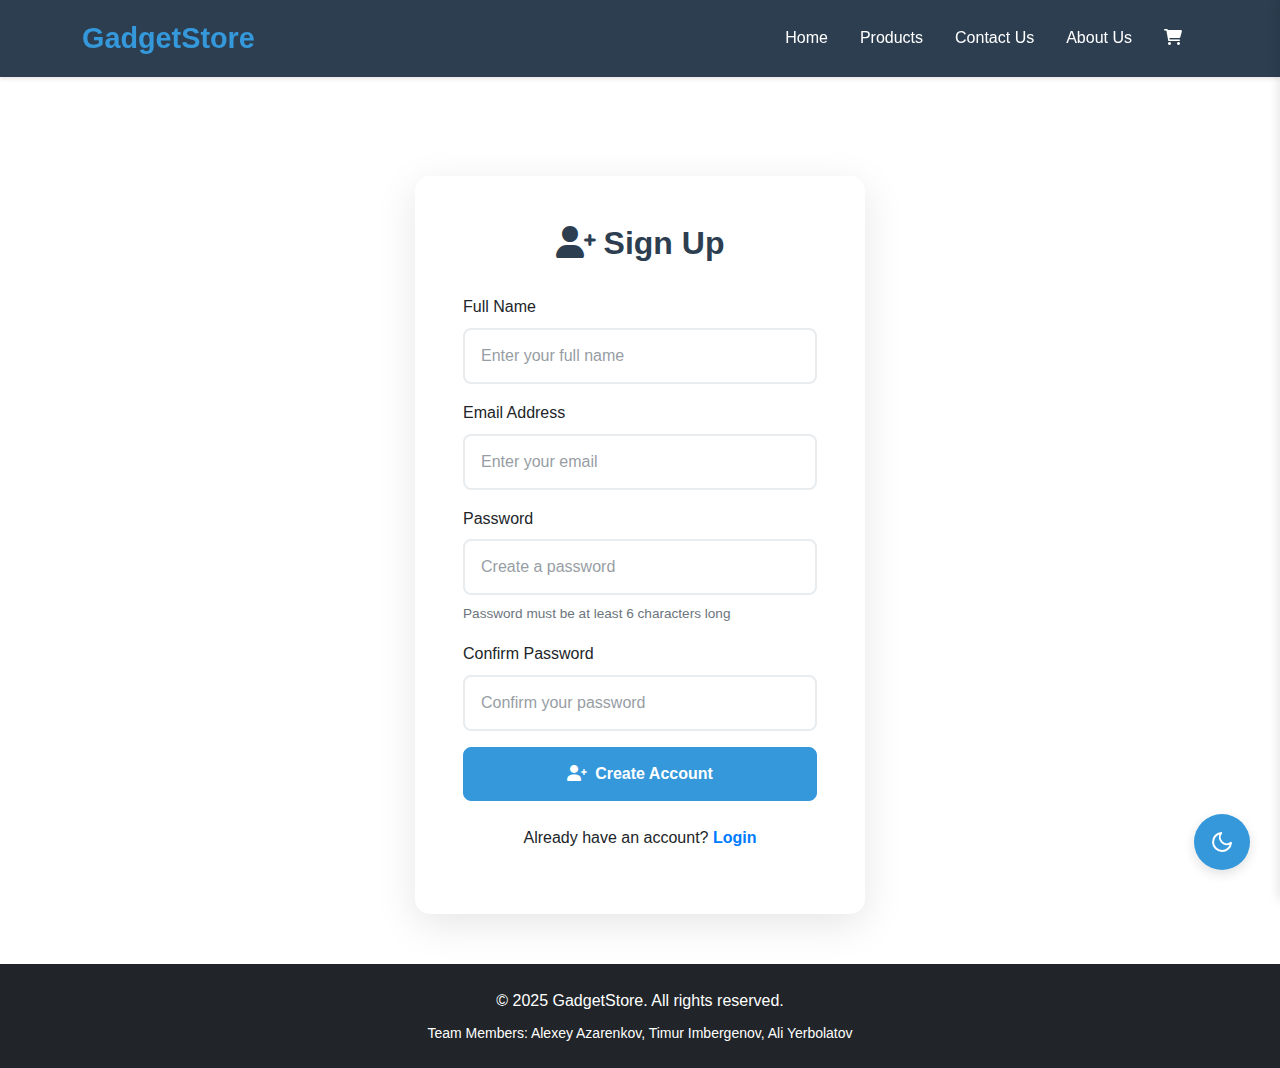
<file: pages/signup.html>
<!doctype html>
<html lang="en">
    <head>
        <meta charset="UTF-8" />
        <meta name="viewport" content="width=device-width, initial-scale=1.0" />
        <title>Sign Up - GadgetStore</title>
        <link
            href="https://cdn.jsdelivr.net/npm/bootstrap@5.3.0/dist/css/bootstrap.min.css"
            rel="stylesheet"
        />
        <link rel="stylesheet" href="../css/styles.css" />
        <link rel="stylesheet" href="../css/dark-mode.css" />
        <link rel="stylesheet" href="../css/cart-sidebar.css" />
        <link
            rel="stylesheet"
            href="https://cdnjs.cloudflare.com/ajax/libs/font-awesome/6.0.0/css/all.min.css"
        />
        <script src="../js/dark-mode.js"></script>
        <style>
            body {
                display: flex;
                flex-direction: column;
                min-height: 100vh;
            }
            main {
                flex: 1;
                display: flex;
                align-items: center;
                justify-content: center;
            }
            .auth-container {
                width: 100%;
                padding: 100px 15px 50px;
            }
            .auth-card {
                background: white;
                border-radius: 15px;
                padding: 3rem;
                box-shadow: 0 10px 40px rgba(0, 0, 0, 0.1);
                max-width: 450px;
                width: 100%;
                margin: 0 auto;
            }
            .auth-card h2 {
                color: #2c3e50;
                font-weight: 700;
                margin-bottom: 2rem;
                text-align: center;
            }
            .form-control {
                padding: 0.875rem 1rem;
                border-radius: 8px;
                border: 2px solid #e9ecef;
            }
            .form-control:focus {
                border-color: #007bff;
                box-shadow: 0 0 0 0.2rem rgba(0, 123, 255, 0.1);
            }
            .btn-primary {
                padding: 0.875rem;
                font-weight: 600;
                border-radius: 8px;
            }
            .auth-switch {
                text-align: center;
                margin-top: 1.5rem;
            }
            .auth-switch a {
                color: #007bff;
                text-decoration: none;
                font-weight: 600;
            }
            .auth-switch a:hover {
                text-decoration: underline;
            }
            .password-requirements {
                font-size: 0.85rem;
                color: #6c757d;
                margin-top: 0.5rem;
            }
            
            /* Dark mode styles */
            [data-theme="dark"] .auth-card {
                background: #2d2d2d;
            }
            [data-theme="dark"] .auth-card h2 {
                color: #e0e0e0;
            }
            [data-theme="dark"] .form-control {
                background: #3d3d3d;
                border-color: #4d4d4d;
                color: #e0e0e0;
            }
            [data-theme="dark"] .form-control:focus {
                background: #3d3d3d;
                border-color: #007bff;
                color: #e0e0e0;
            }
            [data-theme="dark"] .form-label {
                color: #b0b0b0;
            }
            [data-theme="dark"] .password-requirements {
                color: #888;
            }
        </style>
    </head>
    <body>
        <header>
            <nav class="navbar navbar-expand-lg navbar-dark fixed-top">
                <div class="container">
                    <a class="navbar-brand" href="../index.html">
                        <h1 class="mb-0">GadgetStore</h1>
                    </a>
                    <button
                        class="navbar-toggler"
                        type="button"
                        data-bs-toggle="collapse"
                        data-bs-target="#navbarNav"
                    >
                        <span class="navbar-toggler-icon"></span>
                    </button>
                    <div class="collapse navbar-collapse" id="navbarNav">
                        <ul class="navbar-nav ms-auto">
                            <li class="nav-item">
                                <a class="nav-link" href="../index.html">Home</a>
                            </li>
                            <li class="nav-item">
                                <a class="nav-link" href="products.html">Products</a>
                            </li>
                            <li class="nav-item">
                                <a class="nav-link" href="contact.html">Contact Us</a>
                            </li>
                            <li class="nav-item">
                                <a class="nav-link" href="about.html">About Us</a>
                            </li>
                            <li class="nav-item cart-button" onclick="toggleCart()">
                                <a class="nav-link" style="cursor: pointer;">
                                    <i class="fas fa-shopping-cart"></i>
                                    <span id="cart-badge" class="cart-badge" style="display: none;">0</span>
                                </a>
                            </li>
                        </ul>
                    </div>
                </div>
            </nav>
        </header>

        <main>
            <div class="auth-container">
                <div class="container">
                    <div class="row justify-content-center">
                        <div class="col-md-6">
                            <div class="auth-card">
                                <h2><i class="fas fa-user-plus me-2"></i>Sign Up</h2>
                                <form id="signup-form">
                                    <div class="mb-3">
                                        <label for="name" class="form-label">Full Name</label>
                                        <input
                                            type="text"
                                            class="form-control"
                                            id="name"
                                            placeholder="Enter your full name"
                                            required
                                        />
                                    </div>
                                    <div class="mb-3">
                                        <label for="email" class="form-label">Email Address</label>
                                        <input
                                            type="email"
                                            class="form-control"
                                            id="email"
                                            placeholder="Enter your email"
                                            required
                                        />
                                    </div>
                                    <div class="mb-3">
                                        <label for="password" class="form-label">Password</label>
                                        <input
                                            type="password"
                                            class="form-control"
                                            id="password"
                                            placeholder="Create a password"
                                            required
                                        />
                                        <div class="password-requirements">
                                            Password must be at least 6 characters long
                                        </div>
                                    </div>
                                    <div class="mb-3">
                                        <label for="confirm-password" class="form-label">Confirm Password</label>
                                        <input
                                            type="password"
                                            class="form-control"
                                            id="confirm-password"
                                            placeholder="Confirm your password"
                                            required
                                        />
                                    </div>
                                    <div class="mb-3">
                                        <div id="error-message" class="alert alert-danger d-none"></div>
                                        <div id="success-message" class="alert alert-success d-none"></div>
                                    </div>
                                    <button type="submit" class="btn btn-primary w-100">
                                        <i class="fas fa-user-plus me-2"></i>Create Account
                                    </button>
                                    <div class="auth-switch">
                                        <p>Already have an account? <a href="login.html">Login</a></p>
                                    </div>
                                </form>
                            </div>
                        </div>
                    </div>
                </div>
            </div>
        </main>

        <footer class="bg-dark text-white py-4">
            <div class="container">
                <div class="row">
                    <div class="col-12 text-center">
                        <p class="mb-2">&copy; 2025 GadgetStore. All rights reserved.</p>
                        <p class="mb-0 small">
                            Team Members: Alexey Azarenkov, Timur Imbergenov, Ali Yerbolatov
                        </p>
                    </div>
                </div>
            </div>
        </footer>

        <script src="https://cdn.jsdelivr.net/npm/bootstrap@5.3.0/dist/js/bootstrap.bundle.min.js"></script>
        <script src="../js/auth.js"></script>
        <script src="../js/cart-sidebar.js"></script>
    </body>
</html>
</file>
<file: css/dark-mode.css>
/* Light Mode */
:root {
    --bg-primary: #ffffff;
    --bg-secondary: #f8f9fa;
    --bg-tertiary: #e9ecef;
    --text-primary: #212529;
    --text-secondary: #6c757d;
    --text-muted: #6c757d;
    --border-color: #dee2e6;
    --card-bg: #ffffff;
    --navbar-bg: #2c3e50;
    --navbar-text: #ffffff;
    --footer-bg: #2c3e50;
    --footer-text: #ffffff;
    --accent-primary: #3498db;
    --accent-hover: #2980b9;
    --shadow-sm: rgba(0, 0, 0, 0.08);
    --shadow-md: rgba(0, 0, 0, 0.12);
    --shadow-lg: rgba(0, 0, 0, 0.15);
    --hero-gradient-start: #667eea;
    --hero-gradient-end: #764ba2;
    --input-bg: #ffffff;
    --input-border: #ced4da;
    --input-text: #212529;
}

/* Dark Mode */
[data-theme="dark"] {
    --bg-primary: #1a1a1a;
    --bg-secondary: #2d2d2d;
    --bg-tertiary: #3a3a3a;
    --text-primary: #e9ecef;
    --text-secondary: #adb5bd;
    --text-muted: #868e96;
    --border-color: #495057;
    --card-bg: #2d2d2d;
    --navbar-bg: #212529;
    --navbar-text: #e9ecef;
    --footer-bg: #212529;
    --footer-text: #e9ecef;
    --accent-primary: #5dade2;
    --accent-hover: #3498db;
    --shadow-sm: rgba(0, 0, 0, 0.3);
    --shadow-md: rgba(0, 0, 0, 0.4);
    --shadow-lg: rgba(0, 0, 0, 0.5);
    --hero-gradient-start: #4a5568;
    --hero-gradient-end: #2d3748;
    --input-bg: #3a3a3a;
    --input-border: #495057;
    --input-text: #e9ecef;
}

body {
    background-color: var(--bg-primary);
    color: var(--text-primary);
    transition: background-color 0.3s ease, color 0.3s ease;
}

.navbar {
    background-color: var(--navbar-bg) !important;
    transition: background-color 0.3s ease;
}

.navbar-brand h1 {
    color: var(--accent-primary) !important;
}

.navbar-nav .nav-link {
    color: var(--navbar-text) !important;
}

.navbar-nav .nav-link:hover,
.navbar-nav .nav-link.active {
    color: var(--accent-primary) !important;
}

.hero {
    background: linear-gradient(135deg, var(--hero-gradient-start) 0%, var(--hero-gradient-end) 100%);
    transition: background 0.3s ease;
}

.features {
    background-color: var(--bg-secondary);
    transition: background-color 0.3s ease;
}

.feature {
    background-color: var(--card-bg);
    border-color: var(--border-color);
    box-shadow: 0 5px 15px var(--shadow-sm);
    transition: all 0.3s ease;
}

.feature:hover {
    box-shadow: 0 10px 25px var(--shadow-md);
}

.feature h3 {
    color: var(--text-primary);
}

.feature p {
    color: var(--text-secondary);
}

.card {
    background-color: var(--card-bg);
    border-color: var(--border-color);
    color: var(--text-primary);
    transition: all 0.3s ease;
}

.card-body {
    color: var(--text-primary);
    background-color: var(--card-bg);
}

[data-theme="dark"] .card-body {
    background-color: var(--card-bg) !important;
}

.btn-primary {
    background-color: var(--accent-primary) !important;
    border-color: var(--accent-primary) !important;
}

.btn-primary:hover {
    background-color: var(--accent-hover) !important;
    border-color: var(--accent-hover) !important;
}

.btn-outline-primary {
    color: var(--accent-primary) !important;
    border-color: var(--accent-primary) !important;
}

.btn-outline-primary:hover {
    background-color: var(--accent-primary) !important;
    color: #ffffff !important;
}

.form-control,
.form-select {
    background-color: var(--input-bg);
    border-color: var(--input-border);
    color: var(--input-text);
    transition: all 0.3s ease;
}

[data-theme="dark"] .form-control,
[data-theme="dark"] .form-select {
    background-color: var(--input-bg) !important;
    border-color: var(--input-border) !important;
    color: var(--input-text) !important;
}

.form-control:focus,
.form-select:focus {
    background-color: var(--input-bg);
    border-color: var(--accent-primary);
    color: var(--input-text);
}

[data-theme="dark"] .form-control:focus,
[data-theme="dark"] .form-select:focus {
    background-color: var(--input-bg) !important;
    border-color: var(--accent-primary) !important;
    color: var(--input-text) !important;
}

.form-control::placeholder {
    color: var(--text-muted);
    opacity: 0.7;
}

[data-theme="dark"] .form-control::placeholder {
    color: var(--text-muted) !important;
    opacity: 0.7 !important;
}

.form-label {
    color: var(--text-primary);
}

footer {
    background-color: var(--footer-bg) !important;
    color: var(--footer-text);
    transition: background-color 0.3s ease;
}

.carousel-item {
    background-color: var(--bg-secondary);
}

.carousel-caption {
    background-color: rgba(0, 0, 0, 0.5);
    backdrop-filter: blur(5px);
}

[data-theme="dark"] .carousel-caption {
    background-color: rgba(0, 0, 0, 0.7);
}

.carousel-control-prev-icon,
.carousel-control-next-icon {
    filter: brightness(1);
}

[data-theme="dark"] .carousel-control-prev-icon,
[data-theme="dark"] .carousel-control-next-icon {
    filter: brightness(1.5);
}

.modal-content,
.popup-content {
    background-color: var(--card-bg);
    color: var(--text-primary);
    border-color: var(--border-color);
}

.modal-header,
.modal-footer {
    border-color: var(--border-color);
}

.btn-close {
    filter: invert(0);
}

[data-theme="dark"] .btn-close {
    filter: invert(1);
}

.table {
    color: var(--text-primary);
}

.table-striped > tbody > tr:nth-of-type(odd) > * {
    background-color: var(--bg-secondary);
    color: var(--text-primary);
}

.alert {
    background-color: var(--bg-tertiary);
    border-color: var(--border-color);
    color: var(--text-primary);
}

a {
    color: var(--accent-primary);
}

a:hover {
    color: var(--accent-hover);
}

.text-muted {
    color: var(--text-muted) !important;
}

.bg-light {
    background-color: var(--bg-secondary) !important;
}

[data-theme="dark"] .bg-primary {
    background-color: var(--bg-tertiary) !important;
}

section {
    background-color: inherit;
}

.py-5,
.py-4 {
    background-color: inherit;
}

[data-theme="dark"] .bg-white {
    background-color: var(--card-bg) !important;
}

[data-theme="dark"] main {
    background-color: var(--bg-primary);
}

.filter-btn {
    background-color: var(--card-bg);
    color: var(--text-primary);
    border-color: var(--accent-primary);
}

.filter-btn:hover,
.filter-btn.active {
    background-color: var(--accent-primary);
    color: white;
    border-color: var(--accent-primary);
}

.theme-toggle-container {
    position: fixed;
    bottom: 30px;
    right: 30px;
    z-index: 1000;
}

.theme-toggle-btn {
    width: 56px;
    height: 56px;
    border-radius: 50%;
    border: none;
    background-color: var(--accent-primary);
    color: white;
    cursor: pointer;
    box-shadow: 0 4px 12px var(--shadow-md);
    display: flex;
    align-items: center;
    justify-content: center;
    transition: all 0.3s ease;
    position: relative;
}

.theme-toggle-btn:hover {
    background-color: var(--accent-hover);
    transform: scale(1.1);
    box-shadow: 0 6px 16px var(--shadow-lg);
}

.theme-toggle-btn:active {
    transform: scale(0.95);
}

.theme-toggle-btn svg {
    width: 24px;
    height: 24px;
    position: absolute;
    transition: opacity 0.3s ease;
}

.sun-icon {
    display: none;
}

.moon-icon {
    display: block;
}

[data-theme="dark"] .sun-icon {
    display: block;
}

[data-theme="dark"] .moon-icon {
    display: none;
}

@media (max-width: 768px) {
    .theme-toggle-container {
        bottom: 20px;
        right: 20px;
    }

    .theme-toggle-btn {
        width: 48px;
        height: 48px;
    }

    .theme-toggle-btn svg {
        width: 20px;
        height: 20px;
    }
}

[data-theme="dark"] h1,
[data-theme="dark"] h2,
[data-theme="dark"] h3,
[data-theme="dark"] h4,
[data-theme="dark"] h5,
[data-theme="dark"] h6 {
    color: var(--text-primary);
}

.product-card {
    background-color: var(--card-bg);
    border-color: var(--border-color);
    transition: all 0.3s ease;
}

.product-card h3,
.product-card .price {
    color: var(--text-primary);
}

[data-theme="dark"] .product-card .price {
    color: #5aaaff !important;
}

.product-card .card-title {
    color: var(--text-primary) !important;
}

.product-card img {
    background-color: transparent;
}

[data-theme="dark"] .product-card {
    background-color: var(--card-bg) !important;
}

[data-theme="dark"] .card-body {
    background-color: var(--card-bg) !important;
}

[data-theme="dark"] .product-card .card-title,
[data-theme="dark"] .product-card h3 {
    color: var(--text-primary) !important;
}

.products {
    background-color: var(--bg-secondary) !important;
}

.products h1 {
    color: var(--text-primary) !important;
}

.search-container input {
    background-color: var(--input-bg);
    color: var(--input-text);
    border-color: var(--input-border);
}

.breadcrumb {
    background-color: var(--bg-secondary);
}

.breadcrumb-item,
.breadcrumb-item a {
    color: var(--text-secondary);
}

[data-theme="dark"] .shadow,
[data-theme="dark"] .shadow-sm {
    box-shadow: 0 0.125rem 0.25rem var(--shadow-sm) !important;
}

[data-theme="dark"] .shadow-lg {
    box-shadow: 0 1rem 3rem var(--shadow-lg) !important;
}

[data-theme="dark"] img {
    opacity: 0.9;
}

[data-theme="dark"] img:hover {
    opacity: 1;
}

[data-theme="dark"] .contact-info,
[data-theme="dark"] .contact-form-section {
    background-color: var(--card-bg);
}

.contact-hero {
    background: linear-gradient(135deg, var(--hero-gradient-start) 0%, var(--hero-gradient-end) 100%);
}

[data-theme="dark"] .contact-hero {
    background: linear-gradient(135deg, var(--hero-gradient-start) 0%, var(--hero-gradient-end) 100%) !important;
}

.contact-content {
    background-color: var(--bg-primary);
}

[data-theme="dark"] .contact-content {
    background-color: var(--bg-primary) !important;
}

[data-theme="dark"] .contact-info h2,
[data-theme="dark"] .contact-info h3,
[data-theme="dark"] .contact-info .h5 {
    color: var(--text-primary) !important;
}

[data-theme="dark"] .contact-info p,
[data-theme="dark"] .contact-details p {
    color: var(--text-secondary) !important;
}

[data-theme="dark"] .contact-form-section h2 {
    color: var(--text-primary) !important;
}

.contact-info,
.contact-form-section {
    background-color: var(--card-bg);
    color: var(--text-primary);
}

.contact-info h2,
.contact-form-section h2,
.contact-info h3 {
    color: var(--text-primary) !important;
}

.contact-details .contact-item {
    border-bottom-color: var(--border-color);
}

.contact-details .contact-item h3 {
    color: var(--accent-primary) !important;
}

.contact-details .contact-item p {
    color: var(--text-secondary);
}

[data-theme="dark"] .team-member {
    background-color: var(--bg-tertiary);
}

.team-member {
    background-color: var(--bg-tertiary);
    color: var(--text-primary);
}

.team-member h3,
.team-member .role {
    color: var(--text-primary) !important;
}

.team-member p:not(.role) {
    color: var(--text-secondary) !important;
}

.team-member .role {
    color: var(--accent-primary) !important;
}

.about-hero {
    background: linear-gradient(135deg, var(--hero-gradient-start) 0%, var(--hero-gradient-end) 100%);
}

[data-theme="dark"] .about-hero {
    background: linear-gradient(135deg, var(--hero-gradient-start) 0%, var(--hero-gradient-end) 100%) !important;
}

[data-theme="dark"] .our-story h2,
[data-theme="dark"] .story-text h2 {
    color: var(--text-primary) !important;
}

[data-theme="dark"] .our-story p,
[data-theme="dark"] .story-text p {
    color: var(--text-secondary) !important;
}

.our-story {
    background-color: var(--bg-secondary) !important;
}

.story-text h2,
.story-text p {
    color: var(--text-primary);
}

.team-section {
    background-color: var(--bg-secondary) !important;
}

.team-section h2 {
    color: var(--text-primary) !important;
}

.cta-section {
    background: linear-gradient(135deg, var(--hero-gradient-start), var(--hero-gradient-end)) !important;
}

.accordion-container {
    color: var(--text-primary);
}

.accordion-header {
    background-color: var(--card-bg) !important;
    color: var(--text-primary) !important;
}

.accordion-content {
    background-color: var(--card-bg) !important;
    color: var(--text-secondary) !important;
}

[data-theme="dark"] .checkout-form-section,
[data-theme="dark"] .order-summary {
    background-color: var(--card-bg);
}

.checkout-hero {
    background: linear-gradient(135deg, var(--hero-gradient-start) 0%, var(--hero-gradient-end) 100%);
}

[data-theme="dark"] .checkout-hero {
    background: linear-gradient(135deg, var(--hero-gradient-start) 0%, var(--hero-gradient-end) 100%) !important;
}

.checkout-form-section,
.order-summary {
    background-color: var(--card-bg);
    color: var(--text-primary);
}

.checkout-form-section h2,
.checkout-form-section h3,
.order-summary h2 {
    color: var(--text-primary) !important;
}

.cart-item {
    border-bottom-color: var(--border-color);
}

.item-details h4 {
    color: var(--text-primary) !important;
}

.item-details p {
    color: var(--text-secondary) !important;
}

.item-price {
    color: var(--accent-primary) !important;
}

.checkout-content {
    background-color: var(--bg-primary);
}

[data-theme="dark"] .checkout-content {
    background-color: var(--bg-primary) !important;
}

[data-theme="dark"] .checkout-form-section label,
[data-theme="dark"] .form-label {
    color: var(--text-primary) !important;
}

[data-theme="dark"] .checkout-form-section h2,
[data-theme="dark"] .checkout-form-section h3 {
    color: var(--text-primary) !important;
}

[data-theme="dark"] .price-row {
    color: var(--text-primary);
}

.price-row {
    color: var(--text-primary);
}

.price-breakdown {
    border-top-color: var(--border-color);
}

.total-row {
    border-top-color: var(--border-color);
    color: var(--text-primary) !important;
}

.breadcrumb-section {
    background-color: var(--bg-secondary);
}

.breadcrumb {
    background-color: transparent !important;
}

.breadcrumb-item,
.breadcrumb-item a {
    color: var(--text-secondary);
}

[data-theme="dark"] .breadcrumb-item,
[data-theme="dark"] .breadcrumb-item a {
    color: #5aaaff !important;
}

.breadcrumb-item.active {
    color: var(--text-primary);
}

.product-details {
    background-color: var(--bg-primary);
}

.product-info h1,
.product-info h2,
.product-info h3 {
    color: var(--text-primary) !important;
}

.product-info p,
.product-info li {
    color: var(--text-secondary);
}

.current-price {
    color: var(--accent-primary) !important;
}

[data-theme="dark"] .current-price {
    color: #5aaaff !important;
}

.original-price {
    color: var(--text-muted) !important;
}

.discount {
    background-color: var(--accent-primary);
    color: white;
}

.rating .stars {
    color: #ffc107;
}

.rating-text {
    color: var(--text-muted);
}

#main-image {
    background-color: transparent;
}

.thumbnail-images img {
    background-color: var(--bg-tertiary);
    border-color: var(--border-color);
}

.thumbnail-images img:hover,
.thumbnail-images img.active {
    border-color: var(--accent-primary);
}

[data-theme="dark"] .quantity-selection {
    background-color: var(--card-bg) !important;
    border-color: var(--border-color) !important;
}

[data-theme="dark"] .quantity-selection .form-label,
[data-theme="dark"] .quantity-selection label {
    color: var(--text-primary) !important;
}

[data-theme="dark"] .quantity-selection input {
    background-color: var(--input-bg) !important;
    border-color: var(--input-border) !important;
    color: var(--input-text) !important;
}

[data-theme="dark"] .quantity-selection button {
    background-color: var(--bg-secondary) !important;
    border-color: var(--border-color) !important;
    color: var(--text-primary) !important;
}

[data-theme="dark"] .product-description {
    background-color: var(--card-bg) !important;
}

[data-theme="dark"] .product-description h2,
[data-theme="dark"] .product-description h3,
[data-theme="dark"] .product-description h4 {
    color: var(--text-primary) !important;
}

[data-theme="dark"] .product-description p,
[data-theme="dark"] .product-description li {
    color: var(--text-secondary) !important;
}

.dropdown-menu {
    background-color: var(--card-bg);
    border-color: var(--border-color);
}

.dropdown-item {
    color: var(--text-primary);
}

.dropdown-item:hover {
    background-color: var(--bg-secondary);
    color: var(--text-primary);
}

.accordion-item {
    background-color: var(--card-bg);
    border-color: var(--border-color);
}

.accordion-button {
    background-color: var(--bg-secondary);
    color: var(--text-primary);
}

.accordion-button:not(.collapsed) {
    background-color: var(--bg-tertiary);
    color: var(--text-primary);
}

* {
    transition-property: background-color, color, border-color;
    transition-duration: 0.3s;
    transition-timing-function: ease;
}

.carousel-item,
.carousel-inner,
button:active,
input,
textarea,
select {
    transition-property: none;
}

button,
.btn,
a {
    transition-property: all;
}
</file>
<file: css/about.css>
.about-hero {
    background: linear-gradient(135deg, #007bff, #0056b3);
    color: white;
    padding: 100px 0 80px;
    text-align: center;
}

.about-hero h1 {
    font-size: 3rem;
    margin-bottom: 20px;
    font-weight: 700;
}

.about-hero p {
    font-size: 1.3rem;
    opacity: 0.9;
    max-width: 600px;
    margin: 0 auto;
}

/* Our Story Section */
.our-story {
    padding: 80px 0;
    background-color: #f8f9fa;
}

.story-content {
    display: grid;
    grid-template-columns: 1fr 1fr;
    gap: 60px;
    align-items: center;
}

.story-text h2 {
    font-size: 2.5rem;
    color: #333;
    margin-bottom: 30px;
    font-weight: 600;
}

.story-text p {
    font-size: 1.1rem;
    line-height: 1.7;
    color: #666;
    margin-bottom: 20px;
}

.story-image img {
    width: 100%;
    height: 400px;
    object-fit: contain;
    border-radius: 12px;
    box-shadow: 0 8px 25px rgba(0, 0, 0, 0.1);
    background-color: white;
    padding: 20px;
}

/* Team Section */
.team-section {
    padding: 80px 0;
    background-color: white;
}

.team-section h2 {
    text-align: center;
    font-size: 2.5rem;
    color: #333;
    margin-bottom: 60px;
    font-weight: 600;
}

.team-grid {
    display: grid;
    grid-template-columns: repeat(auto-fit, minmax(300px, 1fr));
    gap: 40px;
    max-width: 1000px;
    margin: 0 auto;
}

.team-member {
    text-align: center;
    background: #f8f9fa;
    padding: 40px 30px;
    border-radius: 15px;
    transition: all 0.3s ease;
    box-shadow: 0 4px 15px rgba(0, 0, 0, 0.1);
}

.team-member:hover {
    transform: translateY(-10px);
    box-shadow: 0 12px 35px rgba(0, 0, 0, 0.15);
}

.member-image {
    margin-bottom: 25px;
}

.member-image img {
    width: 150px;
    height: 150px;
    object-fit: contain;
    border-radius: 50%;
    border: 4px solid white;
    box-shadow: 0 4px 15px rgba(0, 0, 0, 0.1);
    background-color: white;
    padding: 10px;
    transition: transform 0.3s ease;
}

.team-member:hover .member-image img {
    transform: scale(1.05);
}

.team-member h3 {
    font-size: 1.5rem;
    color: #333;
    margin-bottom: 10px;
    font-weight: 600;
}

.team-member .role {
    color: #007bff;
    font-weight: 600;
    font-size: 1rem;
    margin-bottom: 15px;
    text-transform: uppercase;
    letter-spacing: 0.5px;
}

.team-member p:not(.role) {
    color: #666;
    line-height: 1.6;
    font-size: 0.95rem;
}

/* CTA Section */
.cta-section {
    background: linear-gradient(135deg, #28a745, #20c997);
    color: white;
    padding: 80px 0;
    text-align: center;
}

.cta-section h2 {
    font-size: 2.5rem;
    margin-bottom: 20px;
    font-weight: 600;
}

.cta-section p {
    font-size: 1.2rem;
    margin-bottom: 40px;
    opacity: 0.9;
    max-width: 600px;
    margin-left: auto;
    margin-right: auto;
}

.cta-button {
    display: inline-block;
    background: white;
    color: #28a745;
    padding: 15px 40px;
    border-radius: 50px;
    text-decoration: none;
    font-weight: 600;
    font-size: 1.1rem;
    transition: all 0.3s ease;
    text-transform: uppercase;
    letter-spacing: 0.5px;
    box-shadow: 0 4px 15px rgba(0, 0, 0, 0.1);
}

.cta-button:hover {
    background: #f8f9fa;
    transform: translateY(-3px);
    box-shadow: 0 8px 25px rgba(0, 0, 0, 0.2);
}

/* Container */
.container {
    max-width: 1200px;
    margin: 0 auto;
    padding: 0 20px;
}

/* Responsive Design */
@media (max-width: 768px) {
    .about-hero {
        padding: 80px 0 60px;
    }

    .about-hero h1 {
        font-size: 2.2rem;
    }

    .about-hero p {
        font-size: 1.1rem;
    }

    .story-content {
        grid-template-columns: 1fr;
        gap: 40px;
        text-align: center;
    }

    .story-text h2 {
        font-size: 2rem;
    }

    .story-image img {
        height: 300px;
    }

    .team-section h2 {
        font-size: 2rem;
    }

    .team-grid {
        gap: 30px;
    }

    .team-member {
        padding: 30px 20px;
    }

    .member-image img {
        width: 120px;
        height: 120px;
    }

    .cta-section h2 {
        font-size: 2rem;
    }

    .cta-section p {
        font-size: 1.1rem;
    }
}

@media (max-width: 480px) {
    .about-hero {
        padding: 60px 0 40px;
    }

    .about-hero h1 {
        font-size: 1.8rem;
    }

    .story-text h2 {
        font-size: 1.6rem;
    }

    .story-image img {
        height: 250px;
        padding: 15px;
    }

    .team-section {
        padding: 60px 0;
    }

    .team-section h2 {
        font-size: 1.6rem;
        margin-bottom: 40px;
    }

    .team-grid {
        grid-template-columns: 1fr;
        gap: 25px;
    }

    .team-member {
        padding: 25px 15px;
    }

    .member-image img {
        width: 100px;
        height: 100px;
    }

    .team-member h3 {
        font-size: 1.3rem;
    }

    .cta-section {
        padding: 60px 0;
    }

    .cta-section h2 {
        font-size: 1.6rem;
    }

    .cta-button {
        padding: 12px 30px;
        font-size: 1rem;
    }
}
</file>
<file: css/cart-sidebar.css>
/* Cart Sidebar Styles */
.cart-button {
    position: relative;
    cursor: pointer;
}

.cart-badge {
    position: absolute;
    top: -5px;
    right: -10px;
    background: #dc3545;
    color: white;
    border-radius: 50%;
    width: 20px;
    height: 20px;
    display: flex;
    align-items: center;
    justify-content: center;
    font-size: 0.75rem;
    font-weight: 700;
}

.cart-sidebar {
    position: fixed;
    top: 0;
    right: -400px;
    width: 400px;
    height: 100vh;
    background: white;
    box-shadow: -2px 0 10px rgba(0, 0, 0, 0.1);
    transition: right 0.3s ease;
    z-index: 1050;
    display: flex;
    flex-direction: column;
}

.cart-sidebar.open {
    right: 0;
}

.cart-overlay {
    position: fixed;
    top: 0;
    left: 0;
    width: 100%;
    height: 100%;
    background: rgba(0, 0, 0, 0.5);
    opacity: 0;
    visibility: hidden;
    transition: opacity 0.3s ease, visibility 0.3s ease;
    z-index: 1040;
}

.cart-overlay.active {
    opacity: 1;
    visibility: visible;
}

.cart-header {
    padding: 1.5rem;
    border-bottom: 2px solid #e9ecef;
    display: flex;
    justify-content: space-between;
    align-items: center;
}

.cart-header h3 {
    margin: 0;
    font-size: 1.5rem;
    font-weight: 700;
    color: #2c3e50;
}

.cart-close {
    background: none;
    border: none;
    font-size: 1.5rem;
    color: #6c757d;
    cursor: pointer;
    padding: 0;
    width: 30px;
    height: 30px;
    display: flex;
    align-items: center;
    justify-content: center;
    border-radius: 50%;
    transition: all 0.2s ease;
}

.cart-close:hover {
    background: #f8f9fa;
    color: #2c3e50;
}

.cart-body {
    flex: 1;
    overflow-y: auto;
    padding: 1.5rem;
}

.cart-empty {
    text-align: center;
    padding: 3rem 1rem;
    color: #6c757d;
}

.cart-empty i {
    font-size: 4rem;
    margin-bottom: 1rem;
    color: #dee2e6;
}

.cart-item {
    display: flex;
    gap: 1rem;
    padding: 1rem;
    border: 1px solid #e9ecef;
    border-radius: 8px;
    margin-bottom: 1rem;
    transition: box-shadow 0.2s ease;
}

.cart-item:hover {
    box-shadow: 0 2px 8px rgba(0, 0, 0, 0.1);
}

.cart-item-image {
    width: 80px;
    height: 80px;
    object-fit: cover;
    border-radius: 6px;
}

.cart-item-details {
    flex: 1;
}

.cart-item-name {
    font-weight: 600;
    color: #2c3e50;
    margin-bottom: 0.25rem;
    font-size: 0.95rem;
}

.cart-item-price {
    color: #0d6efd;
    font-weight: 700;
    font-size: 1rem;
    margin-bottom: 0.5rem;
}

.cart-item-quantity {
    display: flex;
    align-items: center;
    gap: 0.5rem;
}

.quantity-btn {
    width: 28px;
    height: 28px;
    border: 1px solid #dee2e6;
    background: white;
    border-radius: 4px;
    cursor: pointer;
    display: flex;
    align-items: center;
    justify-content: center;
    font-weight: 600;
    transition: all 0.2s ease;
}

.quantity-btn:hover {
    background: #f8f9fa;
    border-color: #0d6efd;
    color: #0d6efd;
}

.quantity-display {
    min-width: 30px;
    text-align: center;
    font-weight: 600;
}

.cart-item-remove {
    background: none;
    border: none;
    color: #dc3545;
    cursor: pointer;
    padding: 0.25rem;
    font-size: 1.2rem;
    transition: color 0.2s ease;
}

.cart-item-remove:hover {
    color: #c82333;
}

.cart-footer {
    padding: 1.5rem;
    border-top: 2px solid #e9ecef;
    background: #f8f9fa;
}

.cart-summary {
    margin-bottom: 1rem;
}

.cart-summary-row {
    display: flex;
    justify-content: space-between;
    margin-bottom: 0.75rem;
    font-size: 0.95rem;
}

.cart-summary-row.total {
    border-top: 2px solid #dee2e6;
    padding-top: 0.75rem;
    margin-top: 0.75rem;
    font-size: 1.1rem;
    font-weight: 700;
}

.cart-summary-label {
    color: #6c757d;
}

.cart-summary-value {
    font-weight: 600;
    color: #2c3e50;
}

.cart-summary-row.total .cart-summary-value {
    color: #0d6efd;
}

.cart-checkout-btn {
    width: 100%;
    padding: 0.875rem;
    background: linear-gradient(135deg, #667eea 0%, #764ba2 100%);
    border: none;
    color: white;
    font-weight: 700;
    font-size: 1rem;
    border-radius: 8px;
    cursor: pointer;
    transition: transform 0.2s ease, box-shadow 0.2s ease;
}

.cart-checkout-btn:hover {
    transform: translateY(-2px);
    box-shadow: 0 6px 20px rgba(102, 126, 234, 0.4);
}

.cart-checkout-btn:disabled {
    background: #6c757d;
    cursor: not-allowed;
    transform: none;
}

/* Mobile Responsive */
@media (max-width: 576px) {
    .cart-sidebar {
        width: 100%;
        right: -100%;
    }
}

/* Dark Mode */
[data-theme="dark"] .cart-sidebar {
    background: #1a1a1a;
}

[data-theme="dark"] .cart-header {
    border-bottom-color: #333;
}

[data-theme="dark"] .cart-header h3 {
    color: #e0e0e0;
}

[data-theme="dark"] .cart-close:hover {
    background: #333;
    color: #e0e0e0;
}

[data-theme="dark"] .cart-item {
    border-color: #333;
    background: #2d2d2d;
}

[data-theme="dark"] .cart-item-name {
    color: #e0e0e0;
}

[data-theme="dark"] .cart-item-price {
    color: #5aaaff;
}

[data-theme="dark"] .quantity-btn {
    background: #2d2d2d;
    border-color: #444;
    color: #e0e0e0;
}

[data-theme="dark"] .quantity-btn:hover {
    background: #333;
    border-color: #5aaaff;
    color: #5aaaff;
}

[data-theme="dark"] .cart-footer {
    background: #2d2d2d;
    border-top-color: #333;
}

[data-theme="dark"] .cart-summary-row.total {
    border-top-color: #444;
}

[data-theme="dark"] .cart-summary-label {
    color: #b0b0b0;
}

[data-theme="dark"] .cart-summary-value {
    color: #e0e0e0;
}

[data-theme="dark"] .cart-summary-row.total .cart-summary-value {
    color: #5aaaff;
}

[data-theme="dark"] .cart-empty {
    color: #888;
}
</file>
<file: css/checkout.css>
.checkout-hero {
    background: linear-gradient(135deg, #667eea 0%, #764ba2 100%);
    color: white;
    padding: 80px 0;
    text-align: center;
}

.checkout-hero h1 {
    font-size: 2.5rem;
    margin-bottom: 1rem;
}

.checkout-hero p {
    font-size: 1.2rem;
    margin-bottom: 2rem;
}

.checkout-content {
    padding: 80px 0;
}

.checkout-wrapper {
    display: grid;
    grid-template-columns: 2fr 1fr;
    gap: 4rem;
    align-items: start;
}

.checkout-form-section {
    background: white;
    padding: 2rem;
    border-radius: 8px;
    box-shadow: 0 2px 10px rgba(0,0,0,0.1);
}

.checkout-form-section h2 {
    color: #2c3e50;
    margin-bottom: 2rem;
    font-size: 2rem;
}

.checkout-form-section h3 {
    color: #2c3e50;
    margin: 2rem 0 1rem 0;
    padding-top: 1rem;
    border-top: 1px solid #eee;
    font-size: 1.3rem;
}

.form-group {
    margin-bottom: 1.5rem;
}

.form-row {
    display: grid;
    grid-template-columns: 1fr 1fr;
    gap: 1rem;
    margin-bottom: 1.5rem;
}

.form-row.three-cols {
    grid-template-columns: 2fr 1fr 1fr;
}

.form-group label {
    display: block;
    font-weight: 600;
    color: #2c3e50;
    margin-bottom: 0.5rem;
}

.form-group input,
.form-group select {
    width: 100%;
    padding: 0.75rem;
    border: 1px solid #ddd;
    border-radius: 4px;
    font-size: 1rem;
    font-family: inherit;
    transition: border-color 0.3s;
}

.form-group input:focus,
.form-group select:focus {
    outline: none;
    border-color: #3498db;
}

.form-checkbox {
    display: flex;
    align-items: center;
    margin-bottom: 1rem;
}

.form-checkbox input[type="checkbox"] {
    width: auto;
    margin-right: 0.5rem;
}

.submit-button {
    background: #3498db;
    color: white;
    padding: 12px 30px;
    border: none;
    border-radius: 5px;
    font-size: 1rem;
    font-weight: 600;
    cursor: pointer;
    width: 100%;
    transition: background 0.3s;
}

.submit-button:hover {
    background: #2980b9;
}

.order-summary {
    background: white;
    padding: 2rem;
    border-radius: 8px;
    box-shadow: 0 2px 10px rgba(0,0,0,0.1);
    height: fit-content;
    position: sticky;
    top: 100px;
}

.order-summary h2 {
    color: #2c3e50;
    margin-bottom: 2rem;
    font-size: 2rem;
}

.cart-items {
    margin-bottom: 2rem;
}

.cart-item {
    display: flex;
    align-items: center;
    gap: 1rem;
    padding: 1rem 0;
    border-bottom: 1px solid #eee;
}

.cart-item:last-child {
    border-bottom: none;
}

.item-image {
    width: 60px;
    height: 60px;
    object-fit: cover;
    border-radius: 4px;
}

.item-details {
    flex: 1;
}

.item-details h4 {
    margin-bottom: 0.25rem;
    color: #2c3e50;
}

.item-details p {
    color: #666;
    font-size: 0.9rem;
    margin: 0;
}

.item-price {
    font-weight: 600;
    color: #3498db;
    font-size: 1.1rem;
}

.price-breakdown {
    border-top: 1px solid #eee;
    padding-top: 1rem;
}

.price-row {
    display: flex;
    justify-content: space-between;
    margin-bottom: 0.5rem;
    font-size: 1rem;
}

.total-row {
    border-top: 1px solid #eee;
    padding-top: 0.5rem;
    font-weight: 700;
    font-size: 1.2rem;
    color: #2c3e50;
}
</file>
<file: css/contact.css>
.contact-hero {
    background: linear-gradient(135deg, #667eea 0%, #764ba2 100%);
    color: white;
    padding: 80px 0;
    text-align: center;
}

.contact-hero h1 {
    font-size: 2.5rem;
    margin-bottom: 1rem;
}

.contact-hero p {
    font-size: 1.2rem;
    margin-bottom: 2rem;
}

.contact-content {
    padding: 80px 0;
}

.contact-wrapper {
    display: grid;
    grid-template-columns: 1fr 1fr;
    gap: 4rem;
    align-items: start;
}

.contact-info {
    background: white;
    padding: 2rem;
    border-radius: 8px;
    box-shadow: 0 2px 10px rgba(0,0,0,0.1);
}

.contact-info h2 {
    color: #2c3e50;
    margin-bottom: 2rem;
    font-size: 2rem;
}

.contact-details .contact-item {
    margin-bottom: 2rem;
    padding-bottom: 1rem;
    border-bottom: 1px solid #eee;
}

.contact-details .contact-item:last-child {
    border-bottom: none;
}

.contact-details .contact-item h3 {
    color: #3498db;
    margin-bottom: 0.5rem;
}

.contact-details .contact-item p {
    margin: 0;
    line-height: 1.6;
}

.contact-form-section {
    background: white;
    padding: 2rem;
    border-radius: 8px;
    box-shadow: 0 2px 10px rgba(0,0,0,0.1);
}

.contact-form-section h2 {
    color: #2c3e50;
    margin-bottom: 2rem;
    font-size: 2rem;
}

.form-group {
    margin-bottom: 1.5rem;
}

.form-group label {
    display: block;
    font-weight: 600;
    color: #2c3e50;
    margin-bottom: 0.5rem;
}

.form-group input,
.form-group select,
.form-group textarea {
    width: 100%;
    padding: 0.75rem;
    border: 1px solid #ddd;
    border-radius: 4px;
    font-size: 1rem;
    font-family: inherit;
    transition: border-color 0.3s;
}

.form-group input:focus,
.form-group select:focus,
.form-group textarea:focus {
    outline: none;
    border-color: #3498db;
}

.form-group textarea {
    resize: vertical;
    min-height: 120px;
}

.submit-button {
    background: #3498db;
    color: white;
    padding: 12px 30px;
    border: none;
    border-radius: 5px;
    font-size: 1rem;
    font-weight: 600;
    cursor: pointer;
    width: 100%;
    transition: background 0.3s;
}

.submit-button:hover {
    background: #2980b9;
}
</file>
<file: css/styles.css>
/* Custom styles to work with Bootstrap */
body {
    font-family: "Arial", sans-serif;
    line-height: 1.6;
    color: #333;
    padding-top: 76px; /* Account for fixed navbar */
}

/* Header */
.navbar {
    background: #2c3e50 !important;
    padding: 1rem 0;
    box-shadow: 0 2px 4px rgba(0, 0, 0, 0.1);
}

.navbar-brand h1 {
    color: #3498db;
    font-size: 1.8rem;
    font-weight: bold;
}

.navbar-nav .nav-link {
    color: white !important;
    font-weight: 500;
    margin: 0 0.5rem;
    transition: color 0.3s ease;
}

.navbar-nav .nav-link:hover,
.navbar-nav .nav-link.active {
    color: #3498db !important;
}

.navbar-toggler {
    border: 1px solid #3498db;
}

.navbar-toggler-icon {
    background-image: url("data:image/svg+xml;charset=utf8,%3Csvg viewBox='0 0 32 32' xmlns='http://www.w3.org/2000/svg'%3E%3Cpath stroke='%233498db' stroke-width='2' stroke-linecap='round' stroke-miterlimit='10' d='M4 8h24M4 16h24M4 24h24'/%3E%3C/svg%3E");
}

/* Main content */
main {
    flex: 1;
}

/* Hero section */
.hero {
    background: linear-gradient(135deg, #94a4eb 0%, #764ba2 100%);
    color: white;
    padding: 100px 0;
    min-height: 60vh;
    display: flex;
    align-items: center;
}

.hero-content h1 {
    font-weight: 700;
    text-shadow: 2px 2px 4px rgba(0, 0, 0, 0.3);
}

.hero-content p {
    font-size: 1.2rem;
    text-shadow: 1px 1px 2px rgba(0, 0, 0, 0.3);
}

.cta-button {
    background: #3498db !important;
    border: none;
    padding: 15px 40px;
    font-weight: 600;
    text-transform: uppercase;
    letter-spacing: 1px;
    transition: all 0.3s ease;
    box-shadow: 0 4px 15px rgba(52, 152, 219, 0.3);
}

.cta-button:hover {
    background: #2980b9 !important;
    transform: translateY(-2px);
    box-shadow: 0 6px 20px rgba(52, 152, 219, 0.4);
}

/* Features section */
.features {
    background: #f8f9fa;
}

.features h2 {
    font-weight: 600;
    color: #2c3e50;
}

.feature {
    background: white;
    border-radius: 12px;
    padding: 2.5rem 2rem;
    box-shadow: 0 5px 15px rgba(0, 0, 0, 0.08);
    transition: all 0.3s ease;
    border: 1px solid #e9ecef;
}

.feature:hover {
    transform: translateY(-5px);
    box-shadow: 0 10px 25px rgba(0, 0, 0, 0.12);
}

.feature-icon {
    margin-bottom: 1.5rem;
}

.feature h3 {
    color: #2c3e50;
    font-weight: 600;
}

.feature p {
    color: #6c757d;
    line-height: 1.6;
}

/* Stay Updated section - smaller than hero */
section.py-5.bg-primary.text-white.text-center {
    padding: 2.5rem 0 !important;
}

section.py-5.bg-primary.text-white.text-center h2 {
    font-size: 1.8rem !important;
    margin-bottom: 1rem !important;
}

section.py-5.bg-primary.text-white.text-center p.lead {
    font-size: 1rem !important;
    margin-bottom: 1.5rem !important;
}

section.py-5.bg-primary.text-white.text-center .btn {
    padding: 10px 30px !important;
    font-size: 1rem !important;
}

/* Footer */
footer {
    background: #2c3e50 !important;
    color: white;
    margin-top: auto;
}

/* Responsive Media Queries */
@media (max-width: 1200px) {
    .hero-content h1 {
        font-size: 2.5rem;
    }

    .feature {
        padding: 2rem 1.5rem;
    }
}

@media (max-width: 992px) {
    .navbar-brand h1 {
        font-size: 1.6rem;
    }

    .hero {
        padding: 80px 0;
        min-height: 50vh;
    }

    .hero-content h1 {
        font-size: 2.2rem;
    }

    .hero-content p {
        font-size: 1.1rem;
    }

    .cta-button {
        padding: 12px 30px;
        font-size: 0.95rem;
    }
}

@media (max-width: 768px) {
    body {
        padding-top: 70px;
    }

    .navbar {
        padding: 0.8rem 0;
    }

    .navbar-brand h1 {
        font-size: 1.4rem;
    }

    .hero {
        padding: 60px 0;
        min-height: 40vh;
    }

    .hero-content h1 {
        font-size: 1.8rem;
        margin-bottom: 1rem;
    }

    .hero-content p {
        font-size: 1rem;
        margin-bottom: 1.5rem;
    }

    .cta-button {
        padding: 10px 25px;
        font-size: 0.9rem;
    }

    .features h2 {
        font-size: 1.8rem;
        margin-bottom: 2rem;
    }

    .feature {
        padding: 1.5rem;
        margin-bottom: 1rem;
    }

    .feature-icon i {
        font-size: 2rem !important;
    }

    .feature h3 {
        font-size: 1rem;
    }
    
    /* Make Stay Updated section smaller on mobile */
    section.py-5.bg-primary.text-white.text-center {
        padding: 1.5rem 0 !important;
    }
    
    section.py-5.bg-primary.text-white.text-center h2 {
        font-size: 1.3rem !important;
        margin-bottom: 0.75rem !important;
    }
    
    section.py-5.bg-primary.text-white.text-center p.lead {
        font-size: 0.9rem !important;
        margin-bottom: 1rem !important;
    }
    
    section.py-5.bg-primary.text-white.text-center .btn {
        padding: 8px 20px !important;
        font-size: 0.85rem !important;
    }
}

@media (max-width: 576px) {
    body {
        padding-top: 65px;
    }

    .navbar-brand h1 {
        font-size: 1.2rem;
    }

    .hero {
        padding: 40px 0;
        min-height: 35vh;
    }

    .hero-content h1 {
        font-size: 1.5rem;
    }

    .hero-content p {
        font-size: 0.95rem;
    }

    .cta-button {
        padding: 8px 20px;
        font-size: 0.85rem;
    }

    .features {
        padding: 3rem 0;
    }

    .features h2 {
        font-size: 1.5rem;
        margin-bottom: 1.5rem;
    }

    .feature {
        padding: 1.25rem;
    }

    .feature-icon i {
        font-size: 1.8rem !important;
    }

    .feature h3 {
        font-size: 1.1rem;
    }

    .feature p {
        font-size: 0.9rem;
    }

    footer {
        padding: 1.5rem 0;
    }

    footer p {
        font-size: 0.85rem;
        margin-bottom: 0.5rem;
    }
}

/* Bootstrap Grid Enhancements */
.row {
    --bs-gutter-x: 1.5rem;
}

@media (max-width: 768px) {
    .row {
        --bs-gutter-x: 1rem;
    }
}

@media (max-width: 576px) {
    .row {
        --bs-gutter-x: 0.75rem;
    }
}

/* Utility Classes for Responsive Design */
.text-shadow {
    text-shadow: 2px 2px 4px rgba(0, 0, 0, 0.3);
}

.hover-lift:hover {
    transform: translateY(-3px);
    transition: transform 0.3s ease;
}

.shadow-soft {
    box-shadow: 0 5px 15px rgba(0, 0, 0, 0.08);
}
</file>
<file: css/product-details.css>
/* Product Details Page Styles - Enhanced with Bootstrap */

/* Main Image Container */
.main-image-container {
    position: relative;
    background: transparent;
    border-radius: 15px;
    padding: 2rem;
    box-shadow: 0 5px 15px rgba(0, 0, 0, 0.08);
    border: 1px solid #e9ecef;
    overflow: hidden;
}

#main-image {
    width: 100%;
    max-height: 500px;
    object-fit: contain;
    border-radius: 12px;
    transition: transform 0.3s ease;
    background-color: transparent;
}

#main-image:hover {
    transform: scale(1.02);
}

/* Thumbnail Images */
.thumbnail-images {
    margin-top: 1rem;
}

.thumbnail {
    width: 100%;
    height: 100px;
    object-fit: contain;
    border-radius: 8px;
    cursor: pointer;
    opacity: 0.7;
    transition: all 0.3s ease;
    border: 2px solid #e9ecef;
    background-color: #f8f9fa;
    padding: 8px;
}

.thumbnail:hover {
    opacity: 1;
    border-color: #007bff;
    transform: scale(1.05);
    box-shadow: 0 4px 12px rgba(0, 123, 255, 0.2);
}

.thumbnail.active {
    opacity: 1;
    border-color: #007bff;
    box-shadow: 0 4px 12px rgba(0, 123, 255, 0.3);
}

/* Product Info Section */
.product-info {
    padding: 2rem 0;
}

/* Rating Styles */
.rating {
    display: flex;
    align-items: center;
    margin-bottom: 1.5rem;
}

.stars {
    font-size: 1.5rem;
    color: #ffc107;
    text-shadow: 1px 1px 2px rgba(0, 0, 0, 0.1);
}

.rating-text {
    font-size: 0.95rem;
    color: #6c757d;
}

/* Price Styles */
.price {
    display: flex;
    align-items: center;
    flex-wrap: wrap;
    gap: 0.5rem;
    margin-bottom: 2rem;
}

.current-price {
    color: #0d6efd !important;
    font-weight: 700;
    font-size: 2.5rem;
    text-shadow: 0 0 2px rgba(13, 110, 253, 0.3);
}

.original-price {
    font-size: 1.2rem;
    color: #6c757d;
    text-decoration: line-through;
}

.discount {
    background: linear-gradient(135deg, #28a745, #20c997) !important;
    color: white;
    padding: 0.5rem 1rem;
    border-radius: 25px;
    font-weight: 600;
    font-size: 0.9rem;
    text-transform: uppercase;
    letter-spacing: 0.5px;
}

/* Product Description */
.product-description {
    background: #f8f9fa;
    border-radius: 12px;
    padding: 2rem;
    margin-bottom: 2rem;
    border: 1px solid #e9ecef;
}

.product-description h3 {
    color: #2c3e50;
    font-weight: 600;
    margin-bottom: 1rem;
}

.product-description p {
    line-height: 1.7;
    color: #6c757d;
    margin-bottom: 1.5rem;
}

.product-description ul {
    margin: 0;
}

.product-description li {
    display: flex;
    align-items: center;
    padding: 0.5rem 0;
    color: #495057;
    font-weight: 500;
    border-bottom: 1px solid #e9ecef;
}

.product-description li:last-child {
    border-bottom: none;
}

.product-description li i {
    margin-right: 0.75rem;
    font-size: 1.1rem;
}

/* Quantity Selection */
.quantity-selection {
    background: white;
    border-radius: 12px;
    padding: 1.5rem;
    border: 2px solid #e9ecef;
    margin-bottom: 2rem;
}

.quantity-selection label {
    color: #2c3e50;
    font-weight: 600;
    margin-bottom: 1rem;
}

.quantity-controls {
    display: flex;
    align-items: center;
    gap: 0.5rem;
}

.quantity-controls .btn {
    width: 45px;
    height: 45px;
    border-radius: 8px;
    font-weight: bold;
    font-size: 1.2rem;
    transition: all 0.3s ease;
}

.quantity-controls .btn:hover {
    transform: scale(1.1);
}

.quantity-controls .form-control {
    border: 2px solid #e9ecef;
    border-radius: 8px;
    font-weight: 600;
    font-size: 1.1rem;
    background-color: #f8f9fa;
}

.quantity-controls .form-control:focus {
    border-color: #007bff;
    box-shadow: 0 0 0 0.2rem rgba(0, 123, 255, 0.1);
    background-color: white;
}

/* Action Buttons */
.action-buttons {
    gap: 0.75rem;
}

.btn-primary {
    background: linear-gradient(135deg, #007bff, #0056b3) !important;
    border: none;
    border-radius: 8px;
    padding: 1rem 2rem;
    font-weight: 600;
    text-transform: uppercase;
    letter-spacing: 0.5px;
    transition: all 0.3s ease;
    box-shadow: 0 4px 15px rgba(0, 123, 255, 0.3);
}

.btn-primary:hover {
    background: linear-gradient(135deg, #0056b3, #004085) !important;
    transform: translateY(-2px);
    box-shadow: 0 6px 20px rgba(0, 123, 255, 0.4);
}

.btn-success {
    background: linear-gradient(135deg, #28a745, #20c997) !important;
    border: none;
    border-radius: 8px;
    padding: 1rem 2rem;
    font-weight: 600;
    text-transform: uppercase;
    letter-spacing: 0.5px;
    transition: all 0.3s ease;
    box-shadow: 0 4px 15px rgba(40, 167, 69, 0.3);
}

.btn-success:hover {
    background: linear-gradient(135deg, #218838, #1e7e34) !important;
    transform: translateY(-2px);
    box-shadow: 0 6px 20px rgba(40, 167, 69, 0.4);
}

.btn-outline-secondary {
    border: 2px solid #6c757d;
    color: #6c757d;
    font-weight: 600;
    transition: all 0.3s ease;
}

.btn-outline-secondary:hover {
    background: #6c757d;
    border-color: #6c757d;
    color: white;
    transform: translateY(-2px);
}

/* Breadcrumb Styling */
.breadcrumb {
    background: #f8f9fa;
    border-radius: 8px;
    padding: 1rem 1.5rem;
    border: 1px solid #e9ecef;
}

.breadcrumb-item a {
    color: #007bff;
    text-decoration: none;
    font-weight: 500;
}

.breadcrumb-item a:hover {
    color: #0056b3;
    text-decoration: underline;
}

.breadcrumb-item.active {
    color: #6c757d;
    font-weight: 500;
}

/* Responsive Media Queries */
@media (max-width: 1199.98px) {
    .main-image-container {
        padding: 1.5rem;
    }

    #main-image {
        max-height: 450px;
    }

    .current-price {
        font-size: 2.2rem;
    }

    .product-description {
        padding: 1.5rem;
    }
}

@media (max-width: 991.98px) {
    .product-info {
        padding: 1.5rem 0;
        margin-top: 2rem;
    }

    #main-image {
        max-height: 400px;
    }

    .current-price {
        font-size: 2rem;
    }

    .thumbnail {
        height: 80px;
    }

    .product-description {
        padding: 1.25rem;
    }

    .quantity-selection {
        padding: 1.25rem;
    }
}

@media (max-width: 767.98px) {
    .main-image-container {
        padding: 1rem;
        border-radius: 12px;
    }

    #main-image {
        max-height: 300px;
    }

    .current-price {
        font-size: 1.8rem;
    }

    .stars {
        font-size: 1.3rem;
    }

    .rating-text {
        font-size: 0.9rem;
    }

    .thumbnail {
        height: 70px;
        padding: 6px;
    }

    .product-description {
        padding: 1rem;
        border-radius: 10px;
    }

    .product-description h3 {
        font-size: 1.2rem;
    }

    .quantity-selection {
        padding: 1rem;
        border-radius: 10px;
    }

    .quantity-controls .btn {
        width: 40px;
        height: 40px;
        font-size: 1.1rem;
    }

    .btn-primary,
    .btn-success {
        padding: 0.875rem 1.5rem;
        font-size: 0.9rem;
    }

    .btn-outline-secondary {
        padding: 0.75rem 1.25rem;
        font-size: 0.9rem;
    }
}

@media (max-width: 575.98px) {
    .main-image-container {
        padding: 0.8rem;
    }

    #main-image {
        max-height: 250px;
    }

    .current-price {
        font-size: 1.6rem;
    }

    .original-price {
        font-size: 1rem;
    }

    .discount {
        padding: 0.4rem 0.8rem;
        font-size: 0.8rem;
    }

    .stars {
        font-size: 1.2rem;
    }

    .rating-text {
        font-size: 0.85rem;
    }

    .thumbnail {
        height: 60px;
        padding: 4px;
    }

    .product-description {
        padding: 0.8rem;
        margin-bottom: 1.5rem;
    }

    .product-description h3 {
        font-size: 1.1rem;
        margin-bottom: 0.8rem;
    }

    .product-description p {
        font-size: 0.9rem;
        margin-bottom: 1rem;
    }

    .product-description li {
        font-size: 0.9rem;
        padding: 0.4rem 0;
    }

    .quantity-selection {
        padding: 0.8rem;
        margin-bottom: 1.5rem;
    }

    .quantity-controls .btn {
        width: 35px;
        height: 35px;
        font-size: 1rem;
    }

    .quantity-controls .form-control {
        font-size: 1rem;
    }

    .btn-primary,
    .btn-success {
        padding: 0.75rem 1.25rem;
        font-size: 0.85rem;
    }

    .btn-outline-secondary {
        padding: 0.65rem 1rem;
        font-size: 0.85rem;
    }

    .breadcrumb {
        padding: 0.8rem 1rem;
        font-size: 0.9rem;
    }
}

/* Animation Effects - REMOVED fadeInUp animations */

/* Loading States */
.btn.loading {
    position: relative;
    color: transparent;
}

.btn.loading::after {
    content: "";
    position: absolute;
    top: 50%;
    left: 50%;
    width: 20px;
    height: 20px;
    border: 2px solid #ffffff;
    border-top: 2px solid transparent;
    border-radius: 50%;
    animation: spin 1s linear infinite;
    transform: translate(-50%, -50%);
}

@keyframes spin {
    0% {
        transform: translate(-50%, -50%) rotate(0deg);
    }
    100% {
        transform: translate(-50%, -50%) rotate(360deg);
    }
}

/* Focus States for Accessibility */
.thumbnail:focus {
    outline: 3px solid #007bff;
    outline-offset: 2px;
}

.quantity-controls .btn:focus {
    box-shadow: 0 0 0 0.2rem rgba(0, 123, 255, 0.25);
}

/* Print Styles */
@media print {
    .main-image-container,
    .product-description,
    .quantity-selection {
        box-shadow: none;
        border: 1px solid #ccc;
        break-inside: avoid;
    }

    .action-buttons {
        display: none;
    }

    .thumbnail-images {
        display: none;
    }
}
</file>
<file: css/products.css>
/* Products Page Styles - Enhanced with Bootstrap */

.products {
    background-color: #f8f9fa;
    min-height: 70vh;
}

.products h1 {
    font-weight: 600;
    color: #2c3e50;
    text-shadow: 2px 2px 4px rgba(0, 0, 0, 0.1);
}

/* Product Card Styles */
.product-card {
    background: white;
    border-radius: 15px;
    box-shadow: 0 5px 15px rgba(0, 0, 0, 0.08);
    transition: all 0.3s ease;
    cursor: pointer;
    position: relative;
    overflow: hidden;
    border: 1px solid #e9ecef;
    height: 100%;
    display: flex;
    flex-direction: column;
}

.product-card:hover {
    transform: translateY(-8px);
    box-shadow: 0 15px 35px rgba(0, 0, 0, 0.15);
}

.product-card::before {
    content: "";
    position: absolute;
    top: 0;
    left: -100%;
    width: 100%;
    height: 100%;
    background: linear-gradient(
        90deg,
        transparent,
        rgba(255, 255, 255, 0.4),
        transparent
    );
    transition: left 0.6s;
    z-index: 1;
}

.product-card:hover::before {
    left: 100%;
}

.card-body {
    padding: 2rem;
    display: flex;
    flex-direction: column;
    justify-content: space-between;
    flex-grow: 1;
}

.product-card img {
    width: 100%;
    height: 200px;
    object-fit: contain;
    border-radius: 10px;
    transition: transform 0.3s ease;
    background-color: transparent;
    padding: 15px;
    position: relative;
    z-index: 2;
}

.product-card:hover img {
    transform: scale(1.05);
}

.card-title {
    font-weight: 600;
    color: #2c3e50;
    margin-bottom: 1rem;
    line-height: 1.4;
}

.price {
    font-weight: bold;
    color: #0d6efd !important;
    font-size: 1.5rem;
    text-shadow: 0 0 1px rgba(13, 110, 253, 0.3);
}

.add-to-cart {
    background: linear-gradient(135deg, #007bff, #0056b3) !important;
    border: none;
    padding: 12px 24px;
    border-radius: 8px;
    font-weight: 600;
    transition: all 0.3s ease;
    text-transform: uppercase;
    letter-spacing: 0.5px;
    margin-top: auto;
}

.add-to-cart:hover {
    background: linear-gradient(135deg, #0056b3, #004085) !important;
    transform: translateY(-2px);
    box-shadow: 0 6px 20px rgba(0, 123, 255, 0.4);
}

.add-to-cart:active {
    transform: translateY(0);
}

/* Bootstrap Grid Responsive Enhancements */
@media (min-width: 1400px) {
    .product-card {
        padding: 1.5rem;
    }

    .card-body {
        padding: 2.5rem;
    }

    .product-card img {
        height: 220px;
    }
}

@media (max-width: 1199.98px) {
    .products h1 {
        font-size: 2.5rem;
        margin-bottom: 3rem;
    }

    .card-body {
        padding: 1.8rem;
    }

    .product-card img {
        height: 180px;
    }
}

@media (max-width: 991.98px) {
    .products {
        padding: 4rem 0;
    }

    .products h1 {
        font-size: 2.2rem;
        margin-bottom: 2.5rem;
    }

    .card-body {
        padding: 1.5rem;
    }

    .product-card img {
        height: 170px;
        padding: 12px;
    }

    .card-title {
        font-size: 1.2rem;
    }

    .price {
        font-size: 1.4rem;
    }

    .add-to-cart {
        padding: 10px 20px;
        font-size: 0.9rem;
    }
}

@media (max-width: 767.98px) {
    .products {
        padding: 3rem 0;
    }

    .products h1 {
        font-size: 2rem;
        margin-bottom: 2rem;
    }

    .card-body {
        padding: 1.25rem;
    }

    .product-card img {
        height: 160px;
        padding: 10px;
    }

    .card-title {
        font-size: 1.1rem;
        margin-bottom: 0.8rem;
    }

    .price {
        font-size: 1.3rem;
        margin-bottom: 1rem;
    }

    .add-to-cart {
        padding: 8px 16px;
        font-size: 0.85rem;
    }

    /* Stack products in 2 columns on tablets */
    .row.g-4 {
        --bs-gutter-x: 1rem;
        --bs-gutter-y: 1rem;
    }
}

@media (max-width: 575.98px) {
    .products {
        padding: 2.5rem 0;
    }

    .products h1 {
        font-size: 1.8rem;
        margin-bottom: 1.5rem;
    }

    .card-body {
        padding: 1rem;
    }

    .product-card img {
        height: 140px;
        padding: 8px;
    }

    .card-title {
        font-size: 1rem;
        margin-bottom: 0.6rem;
    }

    .price {
        font-size: 1.2rem;
        margin-bottom: 0.8rem;
    }

    .add-to-cart {
        padding: 6px 12px;
        font-size: 0.8rem;
    }

    /* Single column on mobile */
    .row.g-4 {
        --bs-gutter-x: 0.75rem;
        --bs-gutter-y: 0.75rem;
    }
}

/* Custom responsive breakpoints for better mobile experience */
@media (max-width: 480px) {
    .container {
        padding-left: 1rem;
        padding-right: 1rem;
    }

    .products h1 {
        font-size: 1.6rem;
    }

    .product-card {
        border-radius: 12px;
    }

    .card-body {
        padding: 0.8rem;
    }

    .product-card img {
        height: 120px;
        border-radius: 8px;
    }
}

/* Stagger animation delay for cards - REMOVED fadeInUp animations */
.col-12:nth-child(4) .product-card {
    animation-delay: 0.4s;
}
.col-12:nth-child(5) .product-card {
    animation-delay: 0.5s;
}
.col-12:nth-child(6) .product-card {
    animation-delay: 0.6s;
}

/* Focus states for accessibility */
.product-card:focus {
    outline: 3px solid #007bff;
    outline-offset: 2px;
}

.add-to-cart:focus {
    box-shadow: 0 0 0 0.2rem rgba(0, 123, 255, 0.25);
}

/* Loading state */
.product-card.loading {
    opacity: 0.7;
    pointer-events: none;
}

.product-card.loading::after {
    content: "";
    position: absolute;
    top: 50%;
    left: 50%;
    width: 20px;
    height: 20px;
    border: 2px solid #007bff;
    border-top: 2px solid transparent;
    border-radius: 50%;
    animation: spin 1s linear infinite;
    transform: translate(-50%, -50%);
}

@keyframes spin {
    0% {
        transform: translate(-50%, -50%) rotate(0deg);
    }
    100% {
        transform: translate(-50%, -50%) rotate(360deg);
    }
}

/* Hover effects for better UX */
.product-card:hover .card-title {
    color: #007bff;
    transition: color 0.3s ease;
}

/* Print styles */
@media print {
    .product-card {
        break-inside: avoid;
        box-shadow: none;
        border: 1px solid #ccc;
    }

    .add-to-cart {
        display: none;
    }
}
</file>
